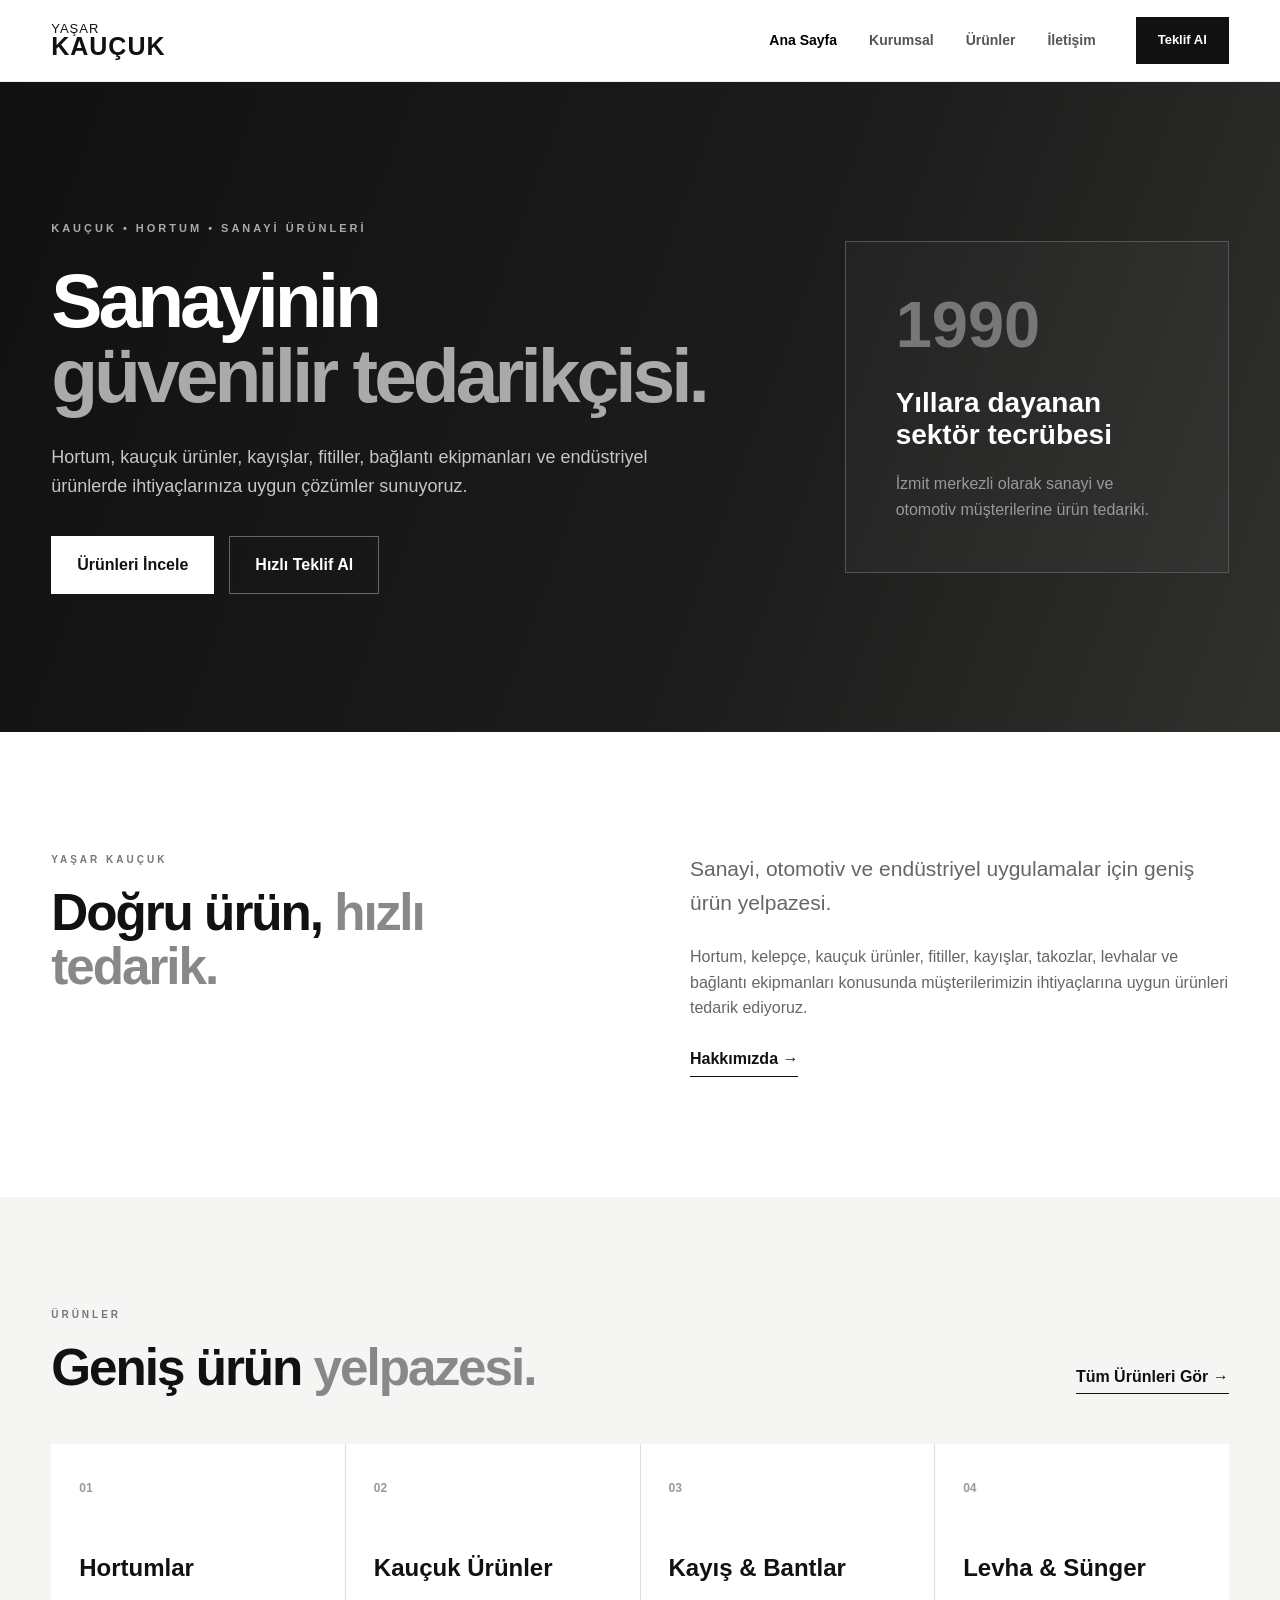
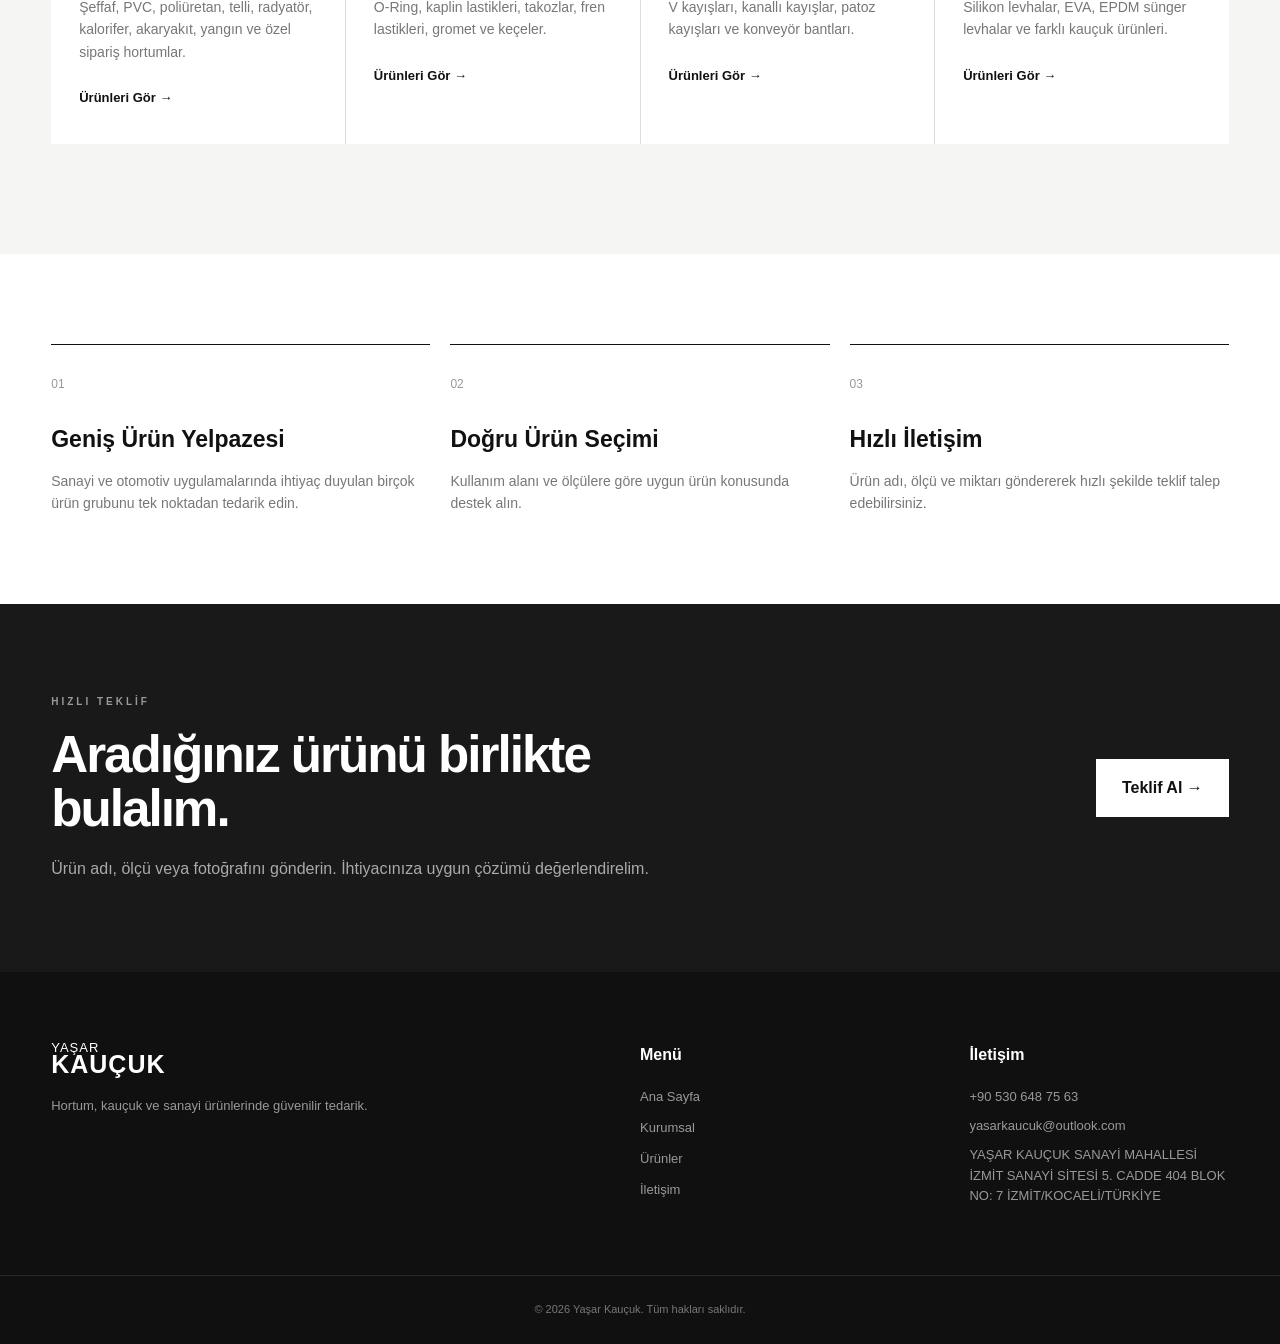
<file: index.html>
<!DOCTYPE html>
<html lang="tr">
<head>
    <meta charset="UTF-8">
    <meta name="viewport" content="width=device-width, initial-scale=1.0">

    <title>Yaşar Kauçuk | İzmit Hortum, Kauçuk ve Sanayi Ürünleri</title>

    <meta name="description"
          content="Yaşar Kauçuk; hortum, kelepçe, kauçuk, kayış, fitil, levha ve bağlantı ürünleri tedarikçisidir. İzmit Kocaeli.">
<link rel="icon" type="image/png" sizes="512x512" href="/favicon.png">
<link rel="apple-touch-icon" href="/favicon.png">
    <link rel="stylesheet" href="css/style.css">
</head>

<body>

<header class="header">

    <div class="container nav">

        <a href="index.html" class="logo">
            <span>YAŞAR</span>
            <strong>KAUÇUK</strong>
        </a>

        <nav class="menu">
            <a href="index.html" class="active">Ana Sayfa</a>
            <a href="kurumsal.html">Kurumsal</a>
            <a href="urunler.html">Ürünler</a>
            <a href="iletisim.html">İletişim</a>
        </nav>

        <a href="iletisim.html" class="nav-button">
            Teklif Al
        </a>

        <button class="menu-toggle" onclick="toggleMenu()">
            ☰
        </button>

    </div>

</header>


<!-- HERO -->

<section class="hero">

    <div class="container hero-content">

        <div class="hero-text">

            <div class="small-title">
                KAUÇUK • HORTUM • SANAYİ ÜRÜNLERİ
            </div>

            <h1>
                Sanayinin
                <span>güvenilir tedarikçisi.</span>
            </h1>

            <p>
                Hortum, kauçuk ürünler, kayışlar, fitiller,
                bağlantı ekipmanları ve endüstriyel ürünlerde
                ihtiyaçlarınıza uygun çözümler sunuyoruz.
            </p>

            <div class="hero-buttons">

                <a href="urunler.html" class="button primary">
                    Ürünleri İncele
                </a>

                <a href="iletisim.html" class="button secondary">
                    Hızlı Teklif Al
                </a>

            </div>

        </div>


        <div class="hero-card">

            <div class="hero-card-number">
                1990
            </div>

            <h3>
                Yıllara dayanan
                <br>
                sektör tecrübesi
            </h3>

            <p>
                İzmit merkezli olarak sanayi ve otomotiv
                müşterilerine ürün tedariki.
            </p>

        </div>

    </div>

</section>


<!-- INTRO -->

<section class="about">

    <div class="container two-column">

        <div>

            <div class="section-label">
                YAŞAR KAUÇUK
            </div>

            <h2>
                Doğru ürün,
                <span>hızlı tedarik.</span>
            </h2>

        </div>

        <div>

            <p class="large-text">
                Sanayi, otomotiv ve endüstriyel uygulamalar
                için geniş ürün yelpazesi.
            </p>

            <p>
                Hortum, kelepçe, kauçuk ürünler, fitiller,
                kayışlar, takozlar, levhalar ve bağlantı
                ekipmanları konusunda müşterilerimizin
                ihtiyaçlarına uygun ürünleri tedarik ediyoruz.
            </p>

            <a href="kurumsal.html" class="text-link">
                Hakkımızda →
            </a>

        </div>

    </div>

</section>


<!-- PRODUCT GROUPS -->

<section class="products-section">

    <div class="container">

        <div class="section-heading">

            <div>

                <div class="section-label">
                    ÜRÜNLER
                </div>

                <h2>
                    Geniş ürün
                    <span>yelpazesi.</span>
                </h2>

            </div>

            <a href="urunler.html" class="text-link">
                Tüm Ürünleri Gör →
            </a>

        </div>


        <div class="product-grid">

            <a href="urunler.html" class="product-card">

                <div class="product-number">
                    01
                </div>

                <h3>
                    Hortumlar
                </h3>

                <p>
                    Şeffaf, PVC, poliüretan, telli,
                    radyatör, kalorifer, akaryakıt,
                    yangın ve özel sipariş hortumlar.
                </p>

                <span>
                    Ürünleri Gör →
                </span>

            </a>


            <a href="urunler.html" class="product-card">

                <div class="product-number">
                    02
                </div>

                <h3>
                    Kauçuk Ürünler
                </h3>

                <p>
                    O-Ring, kaplin lastikleri, takozlar,
                    fren lastikleri, gromet ve keçeler.
                </p>

                <span>
                    Ürünleri Gör →
                </span>

            </a>


            <a href="urunler.html" class="product-card">

                <div class="product-number">
                    03
                </div>

                <h3>
                    Kayış & Bantlar
                </h3>

                <p>
                    V kayışları, kanallı kayışlar,
                    patoz kayışları ve konveyör bantları.
                </p>

                <span>
                    Ürünleri Gör →
                </span>

            </a>


            <a href="urunler.html" class="product-card">

                <div class="product-number">
                    04
                </div>

                <h3>
                    Levha & Sünger
                </h3>

                <p>
                    Silikon levhalar, EVA, EPDM sünger
                    levhalar ve farklı kauçuk ürünleri.
                </p>

                <span>
                    Ürünleri Gör →
                </span>

            </a>

        </div>

    </div>

</section>


<!-- FEATURE -->

<section class="feature">

    <div class="container feature-grid">

        <div class="feature-box">

            <span>01</span>

            <h3>
                Geniş Ürün Yelpazesi
            </h3>

            <p>
                Sanayi ve otomotiv uygulamalarında
                ihtiyaç duyulan birçok ürün grubunu
                tek noktadan tedarik edin.
            </p>

        </div>


        <div class="feature-box">

            <span>02</span>

            <h3>
                Doğru Ürün Seçimi
            </h3>

            <p>
                Kullanım alanı ve ölçülere göre
                uygun ürün konusunda destek alın.
            </p>

        </div>


        <div class="feature-box">

            <span>03</span>

            <h3>
                Hızlı İletişim
            </h3>

            <p>
                Ürün adı, ölçü ve miktarı göndererek
                hızlı şekilde teklif talep edebilirsiniz.
            </p>

        </div>

    </div>

</section>


<!-- CTA -->

<section class="cta">

    <div class="container cta-content">

        <div>

            <div class="section-label light">
                HIZLI TEKLİF
            </div>

            <h2>
                Aradığınız ürünü
                birlikte bulalım.
            </h2>

            <p>
                Ürün adı, ölçü veya fotoğrafını gönderin.
                İhtiyacınıza uygun çözümü değerlendirelim.
            </p>

        </div>

        <a href="iletisim.html" class="button white">
            Teklif Al →
        </a>

    </div>

</section>


<!-- FOOTER -->

<footer class="footer">

    <div class="container footer-grid">

        <div>

            <div class="logo footer-logo">
                <span>YAŞAR</span>
                <strong>KAUÇUK</strong>
            </div>

            <p>
                Hortum, kauçuk ve sanayi ürünlerinde
                güvenilir tedarik.
            </p>

        </div>


        <div>

            <h4>
                Menü
            </h4>

            <a href="index.html">Ana Sayfa</a>
            <a href="kurumsal.html">Kurumsal</a>
            <a href="urunler.html">Ürünler</a>
            <a href="iletisim.html">İletişim</a>

        </div>


        <div>

            <h4>
                İletişim
            </h4>

            <p>
                +90 530 648 75 63
            </p>

            <p>
                yasarkaucuk@outlook.com
            </p>

            <p>
                 YAŞAR KAUÇUK SANAYİ MAHALLESİ İZMİT SANAYİ SİTESİ 5. CADDE 404 BLOK NO: 7 İZMİT/KOCAELİ/TÜRKİYE
            </p>

        </div>

    </div>


    <div class="copyright">
        © 2026 Yaşar Kauçuk. Tüm hakları saklıdır.
    </div>

</footer>


<script src="js/script.js"></script>

</body>
</html>
</file>
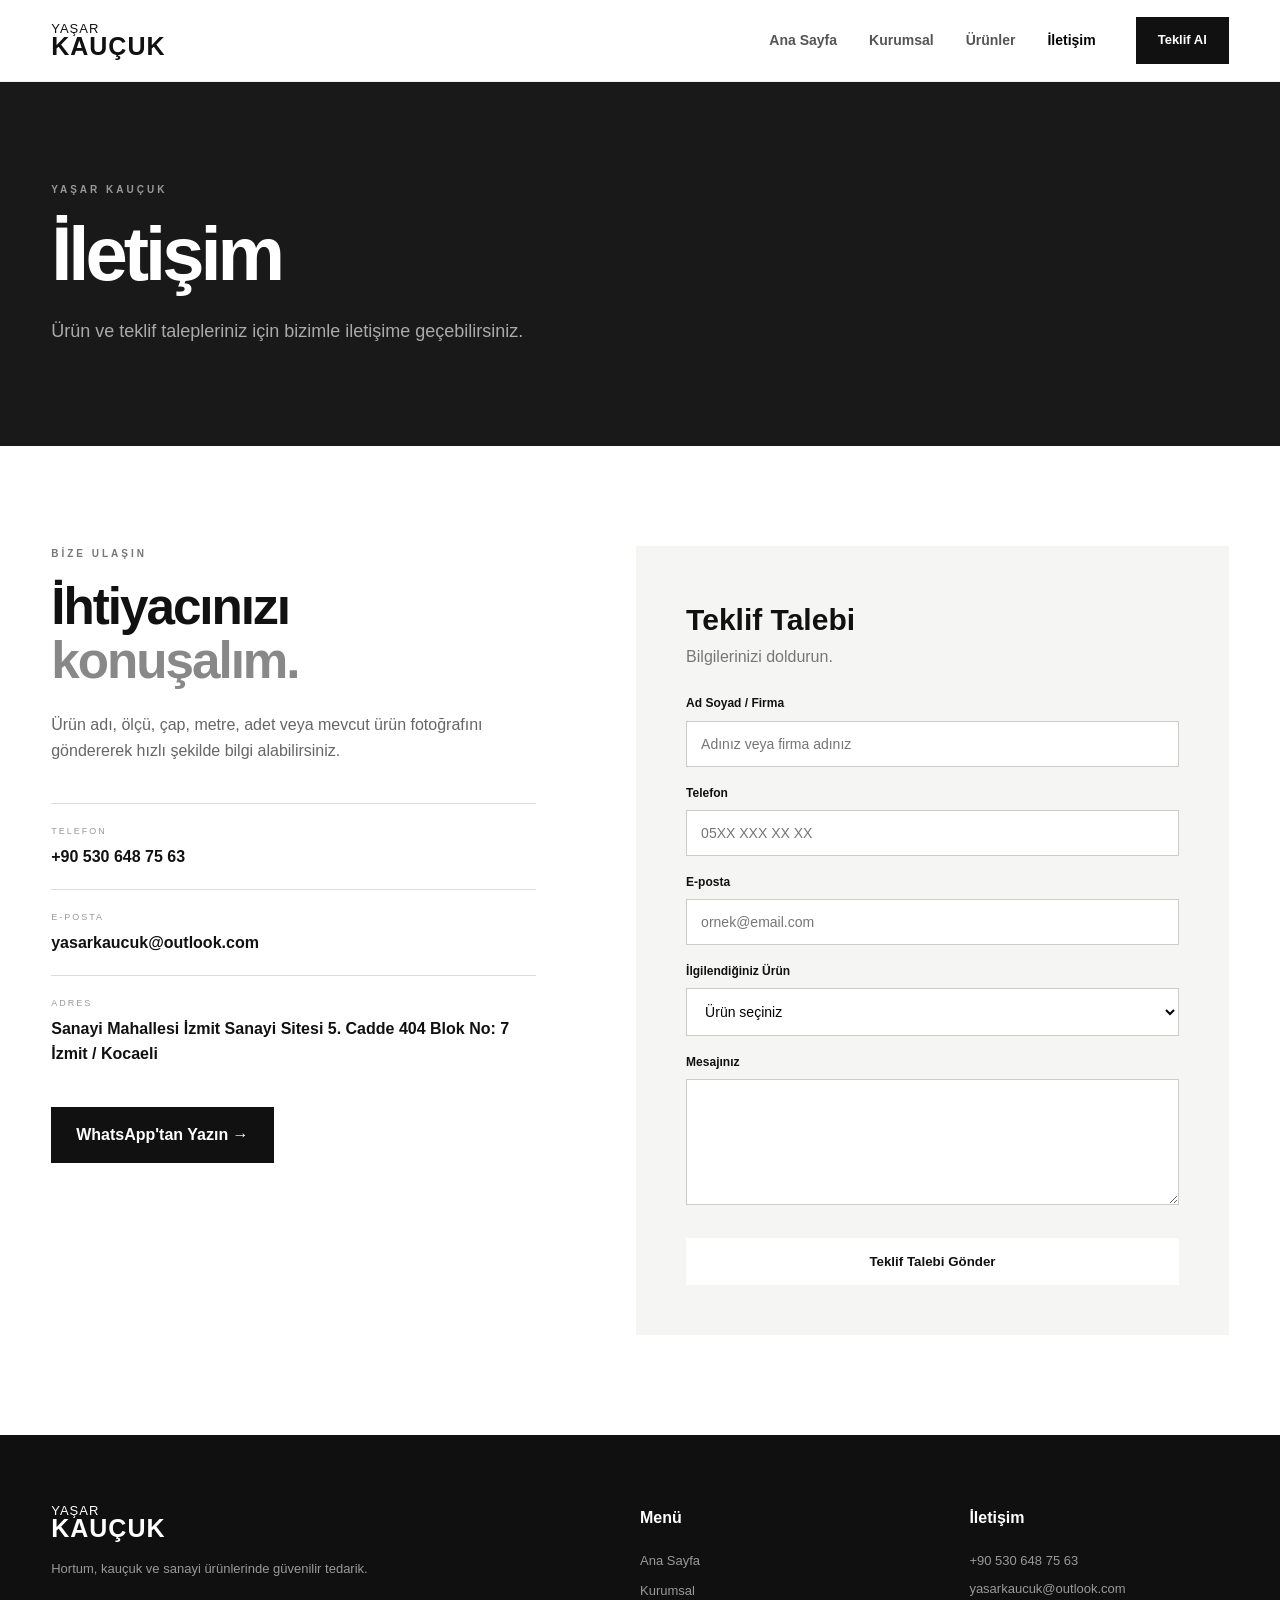
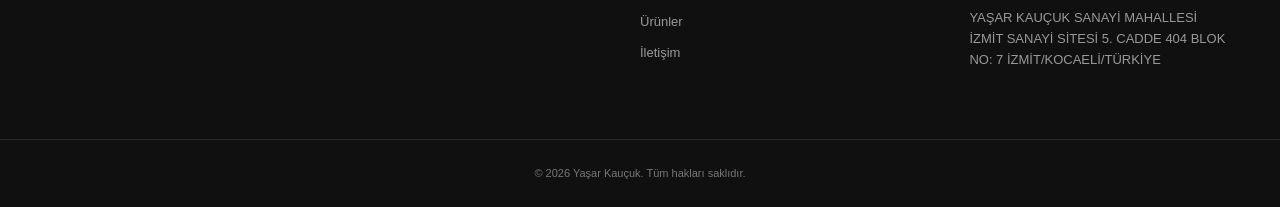
<file: iletisim.html>
<!DOCTYPE html>
<html lang="tr">

<head>

    <meta charset="UTF-8">

    <meta name="viewport"
          content="width=device-width, initial-scale=1.0">

    <title>İletişim | Yaşar Kauçuk</title>

    <meta name="description"
          content="Yaşar Kauçuk iletişim. Telefon, WhatsApp, e-posta ve adres bilgileri.">

    <link rel="stylesheet" href="css/style.css">

</head>


<body>


<header class="header">

    <div class="container nav">

        <a href="index.html" class="logo">
            <span>YAŞAR</span>
            <strong>KAUÇUK</strong>
        </a>

        <nav class="menu">

            <a href="index.html">
                Ana Sayfa
            </a>

            <a href="kurumsal.html">
                Kurumsal
            </a>

            <a href="urunler.html">
                Ürünler
            </a>

            <a href="iletisim.html"
               class="active">
                İletişim
            </a>

        </nav>

        <a href="iletisim.html"
           class="nav-button">
            Teklif Al
        </a>

        <button class="menu-toggle"
                onclick="toggleMenu()">
            ☰
        </button>

    </div>

</header>



<section class="page-hero">

    <div class="container">

        <div class="section-label">
            YAŞAR KAUÇUK
        </div>

        <h1>
            İletişim
        </h1>

        <p>
            Ürün ve teklif talepleriniz için
            bizimle iletişime geçebilirsiniz.
        </p>

    </div>

</section>



<section class="contact">

    <div class="container contact-grid">


        <div class="contact-info">

            <div class="section-label">
                BİZE ULAŞIN
            </div>

            <h2>
                İhtiyacınızı
                <span>konuşalım.</span>
            </h2>

            <p>
                Ürün adı, ölçü, çap, metre, adet veya
                mevcut ürün fotoğrafını göndererek
                hızlı şekilde bilgi alabilirsiniz.
            </p>


            <div class="contact-item">

                <span>
                    TELEFON
                </span>

                <a href="tel:+905306487563">

                    <strong>
                        +90 530 648 75 63
                    </strong>

                </a>

            </div>


            <div class="contact-item">

                <span>
                    E-POSTA
                </span>

                <a href="mailto:yasarkaucuk@outlook.com">

                    <strong>
                        yasarkaucuk@outlook.com
                    </strong>

                </a>

            </div>


            <div class="contact-item">

                <span>
                    ADRES
                </span>

                <strong>
                    Sanayi Mahallesi
                    İzmit Sanayi Sitesi
                    5. Cadde 404 Blok No: 7
                    İzmit / Kocaeli
                </strong>

            </div>


            <a href="https://wa.me/905306487563"
               target="_blank"
               class="whatsapp-button">

                WhatsApp'tan Yazın →

            </a>

        </div>



        <div class="contact-form">

            <h3>
                Teklif Talebi
            </h3>

            <p>
                Bilgilerinizi doldurun.
            </p>


            <form onsubmit="sendMail(event)">


                <label>
                    Ad Soyad / Firma
                </label>

                <input
                    type="text"
                    id="name"
                    placeholder="Adınız veya firma adınız"
                    required
                >


                <label>
                    Telefon
                </label>

                <input
                    type="tel"
                    id="phone"
                    placeholder="05XX XXX XX XX"
                    required
                >


                <label>
                    E-posta
                </label>

                <input
                    type="email"
                    id="email"
                    placeholder="ornek@email.com"
                >


                <label>
                    İlgilendiğiniz Ürün
                </label>

                <select id="product">

                    <option>
                        Ürün seçiniz
                    </option>

                    <option>
                        Hortum
                    </option>

                    <option>
                        Kelepçe
                    </option>

                    <option>
                        Kayış
                    </option>

                    <option>
                        Kauçuk Ürün
                    </option>

                    <option>
                        Levha / Sünger
                    </option>

                    <option>
                        Bant
                    </option>

                    <option>
                        Fitil / Profil
                    </option>

                    <option>
                        KamLok / Rekor
                    </option>

                    <option>
                        Vana
                    </option>

                    <option>
                        Diğer
                    </option>

                </select>


                <label>
                    Mesajınız
                </label>

                <textarea
                    id="message"
                    rows="6"
                    placeholder="Ürün adı, çap, ölçü, metre, adet vb. bilgileri yazabilirsiniz."
                    required>
                </textarea>


                <button
                    type="submit"
                    class="button primary full">

                    Teklif Talebi Gönder

                </button>

            </form>

        </div>

    </div>

</section>



<footer class="footer">

    <div class="container footer-grid">

        <div>

            <div class="logo footer-logo">
                <span>YAŞAR</span>
                <strong>KAUÇUK</strong>
            </div>

            <p>
                Hortum, kauçuk ve sanayi ürünlerinde
                güvenilir tedarik.
            </p>

        </div>


        <div>

            <h4>Menü</h4>

            <a href="index.html">Ana Sayfa</a>
            <a href="kurumsal.html">Kurumsal</a>
            <a href="urunler.html">Ürünler</a>
            <a href="iletisim.html">İletişim</a>

        </div>


        <div>

            <h4>İletişim</h4>

            <p>+90 530 648 75 63</p>
            <p>yasarkaucuk@outlook.com</p>
            <p>YAŞAR KAUÇUK SANAYİ MAHALLESİ İZMİT SANAYİ SİTESİ 5. CADDE 404 BLOK NO: 7 İZMİT/KOCAELİ/TÜRKİYE</p>

        </div>

    </div>


    <div class="copyright">
        © 2026 Yaşar Kauçuk. Tüm hakları saklıdır.
    </div>

</footer>


<script src="js/script.js"></script>

</body>

</html>
</file>
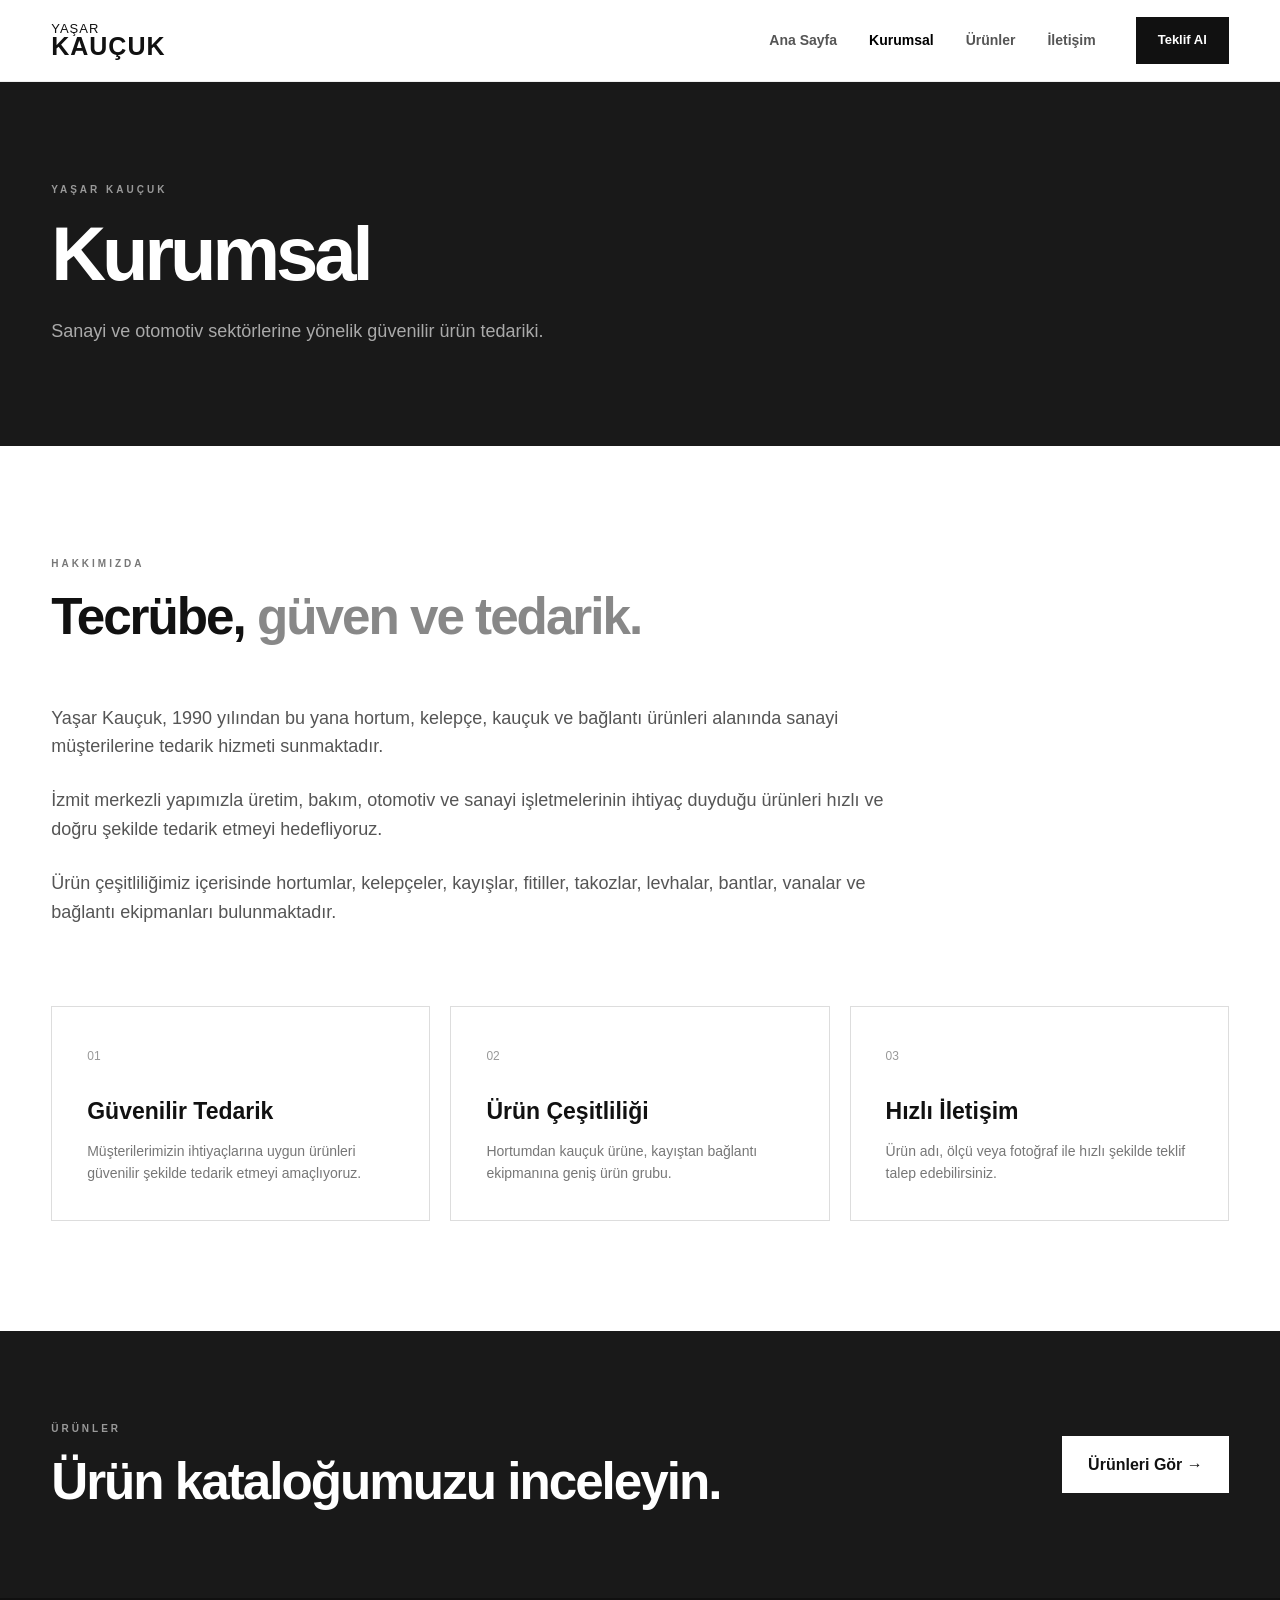
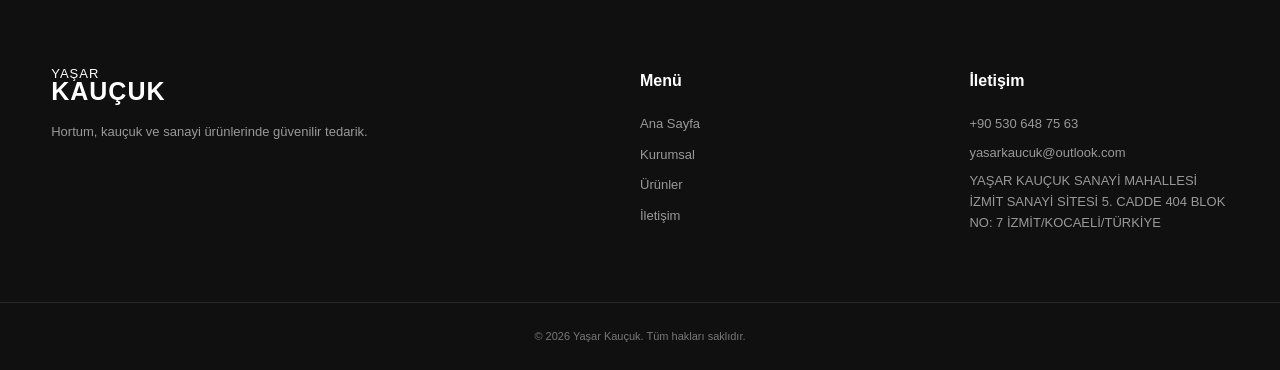
<file: kurumsal.html>
<!DOCTYPE html>
<html lang="tr">

<head>

    <meta charset="UTF-8">

    <meta name="viewport"
          content="width=device-width, initial-scale=1.0">

    <title>Kurumsal | Yaşar Kauçuk</title>

    <meta name="description"
          content="Yaşar Kauçuk hakkında. İzmit Kocaeli merkezli hortum, kauçuk ve sanayi ürünleri tedarikçisi.">

    <link rel="stylesheet" href="css/style.css">

</head>


<body>


<header class="header">

    <div class="container nav">

        <a href="index.html" class="logo">
            <span>YAŞAR</span>
            <strong>KAUÇUK</strong>
        </a>

        <nav class="menu">

            <a href="index.html">
                Ana Sayfa
            </a>

            <a href="kurumsal.html" class="active">
                Kurumsal
            </a>

            <a href="urunler.html">
                Ürünler
            </a>

            <a href="iletisim.html">
                İletişim
            </a>

        </nav>

        <a href="iletisim.html"
           class="nav-button">
            Teklif Al
        </a>

        <button class="menu-toggle"
                onclick="toggleMenu()">
            ☰
        </button>

    </div>

</header>



<section class="page-hero">

    <div class="container">

        <div class="section-label">
            YAŞAR KAUÇUK
        </div>

        <h1>
            Kurumsal
        </h1>

        <p>
            Sanayi ve otomotiv sektörlerine
            yönelik güvenilir ürün tedariki.
        </p>

    </div>

</section>



<section class="about-page">

    <div class="container">

        <div class="about-intro">

            <div class="section-label">
                HAKKIMIZDA
            </div>

            <h2>
                Tecrübe,
                <span>güven ve tedarik.</span>
            </h2>

        </div>


        <div class="about-text">

            <p>
                Yaşar Kauçuk, 1990 yılından bu yana
                hortum, kelepçe, kauçuk ve bağlantı
                ürünleri alanında sanayi müşterilerine
                tedarik hizmeti sunmaktadır.
            </p>

            <p>
                İzmit merkezli yapımızla üretim,
                bakım, otomotiv ve sanayi işletmelerinin
                ihtiyaç duyduğu ürünleri hızlı ve doğru
                şekilde tedarik etmeyi hedefliyoruz.
            </p>

            <p>
                Ürün çeşitliliğimiz içerisinde hortumlar,
                kelepçeler, kayışlar, fitiller, takozlar,
                levhalar, bantlar, vanalar ve bağlantı
                ekipmanları bulunmaktadır.
            </p>

        </div>


        <div class="values">


            <div class="value">

                <span>01</span>

                <h3>
                    Güvenilir Tedarik
                </h3>

                <p>
                    Müşterilerimizin ihtiyaçlarına uygun
                    ürünleri güvenilir şekilde tedarik
                    etmeyi amaçlıyoruz.
                </p>

            </div>


            <div class="value">

                <span>02</span>

                <h3>
                    Ürün Çeşitliliği
                </h3>

                <p>
                    Hortumdan kauçuk ürüne, kayıştan
                    bağlantı ekipmanına geniş ürün grubu.
                </p>

            </div>


            <div class="value">

                <span>03</span>

                <h3>
                    Hızlı İletişim
                </h3>

                <p>
                    Ürün adı, ölçü veya fotoğraf ile
                    hızlı şekilde teklif talep edebilirsiniz.
                </p>

            </div>


        </div>

    </div>

</section>



<section class="cta">

    <div class="container cta-content">

        <div>

            <div class="section-label light">
                ÜRÜNLER
            </div>

            <h2>
                Ürün kataloğumuzu
                inceleyin.
            </h2>

        </div>

        <a href="urunler.html"
           class="button white">

            Ürünleri Gör →

        </a>

    </div>

</section>



<footer class="footer">

    <div class="container footer-grid">

        <div>

            <div class="logo footer-logo">
                <span>YAŞAR</span>
                <strong>KAUÇUK</strong>
            </div>

            <p>
                Hortum, kauçuk ve sanayi ürünlerinde
                güvenilir tedarik.
            </p>

        </div>


        <div>

            <h4>Menü</h4>

            <a href="index.html">Ana Sayfa</a>
            <a href="kurumsal.html">Kurumsal</a>
            <a href="urunler.html">Ürünler</a>
            <a href="iletisim.html">İletişim</a>

        </div>


        <div>

            <h4>İletişim</h4>

            <p>+90 530 648 75 63</p>
            <p>yasarkaucuk@outlook.com</p>
            <p>YAŞAR KAUÇUK SANAYİ MAHALLESİ İZMİT SANAYİ SİTESİ 5. CADDE 404 BLOK NO: 7 İZMİT/KOCAELİ/TÜRKİYE</p>

        </div>

    </div>


    <div class="copyright">
        © 2026 Yaşar Kauçuk. Tüm hakları saklıdır.
    </div>

</footer>


<script src="js/script.js"></script>

</body>

</html>
</file>
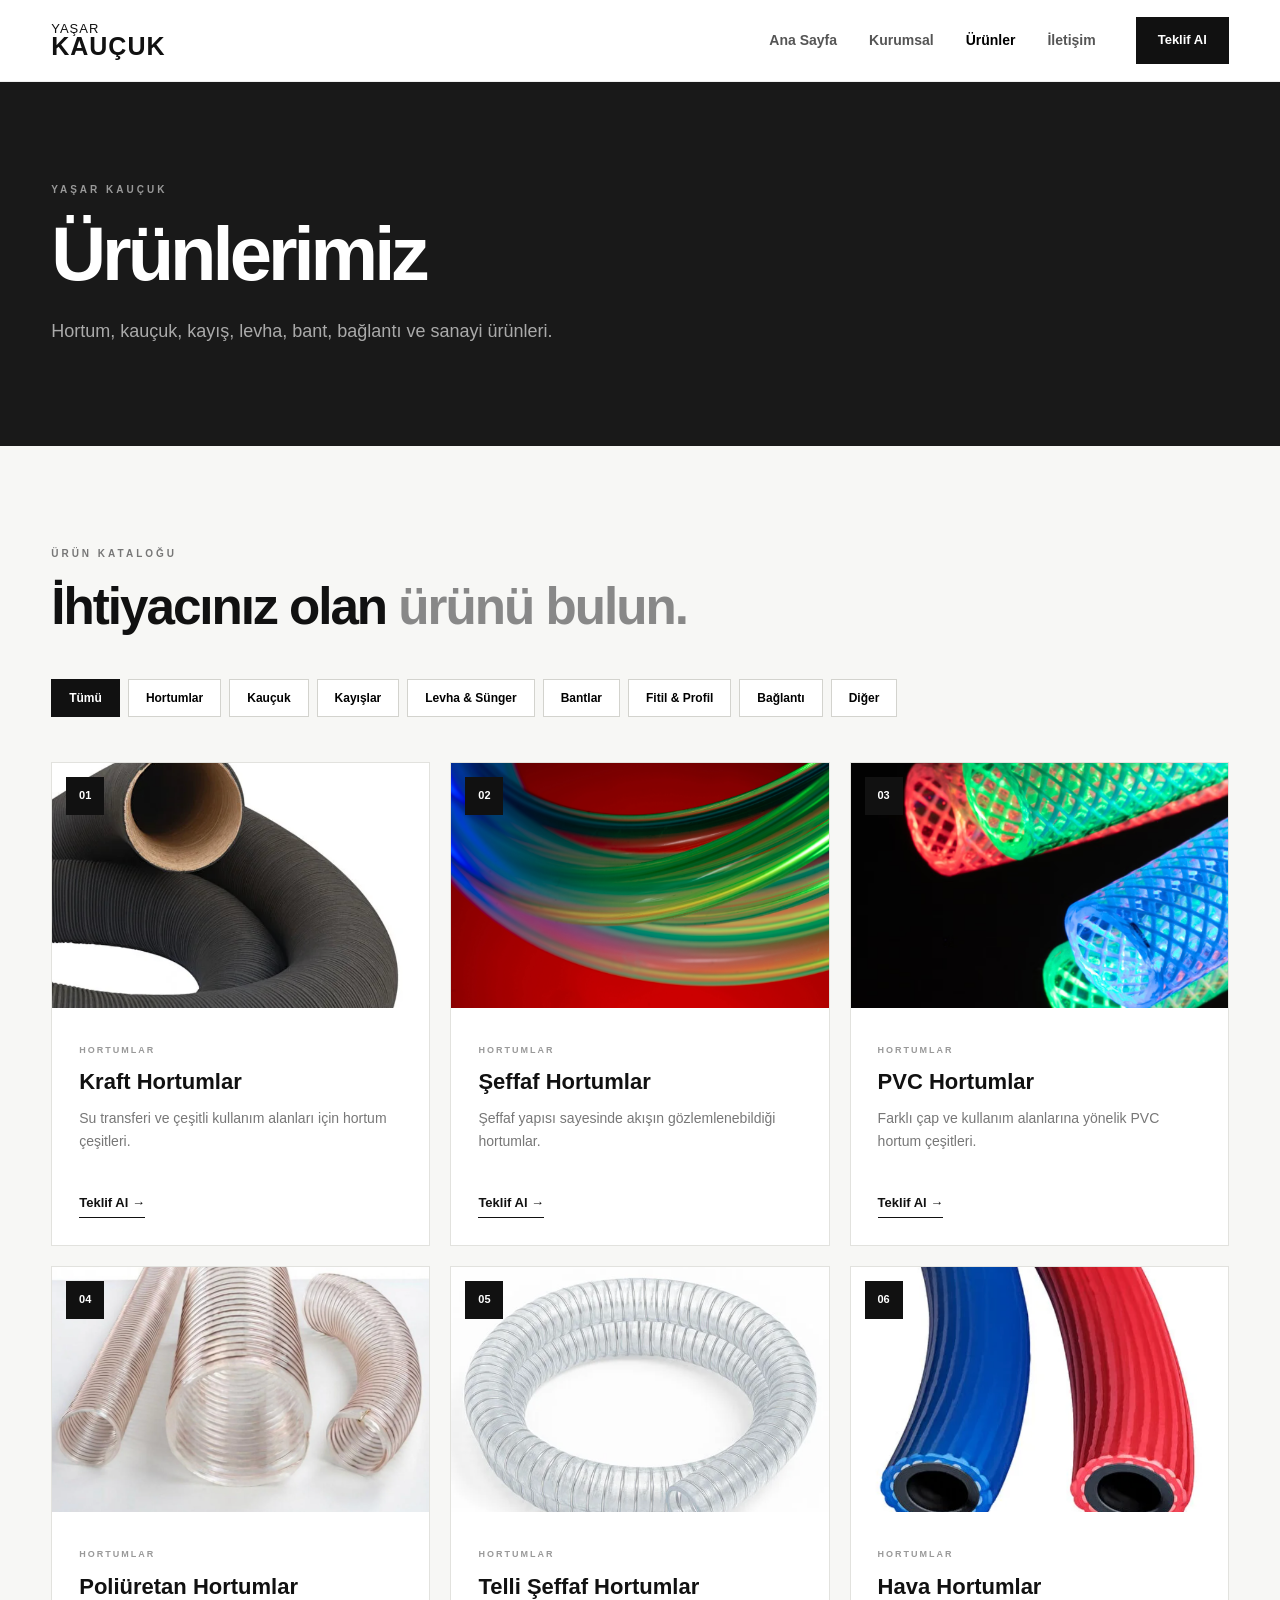
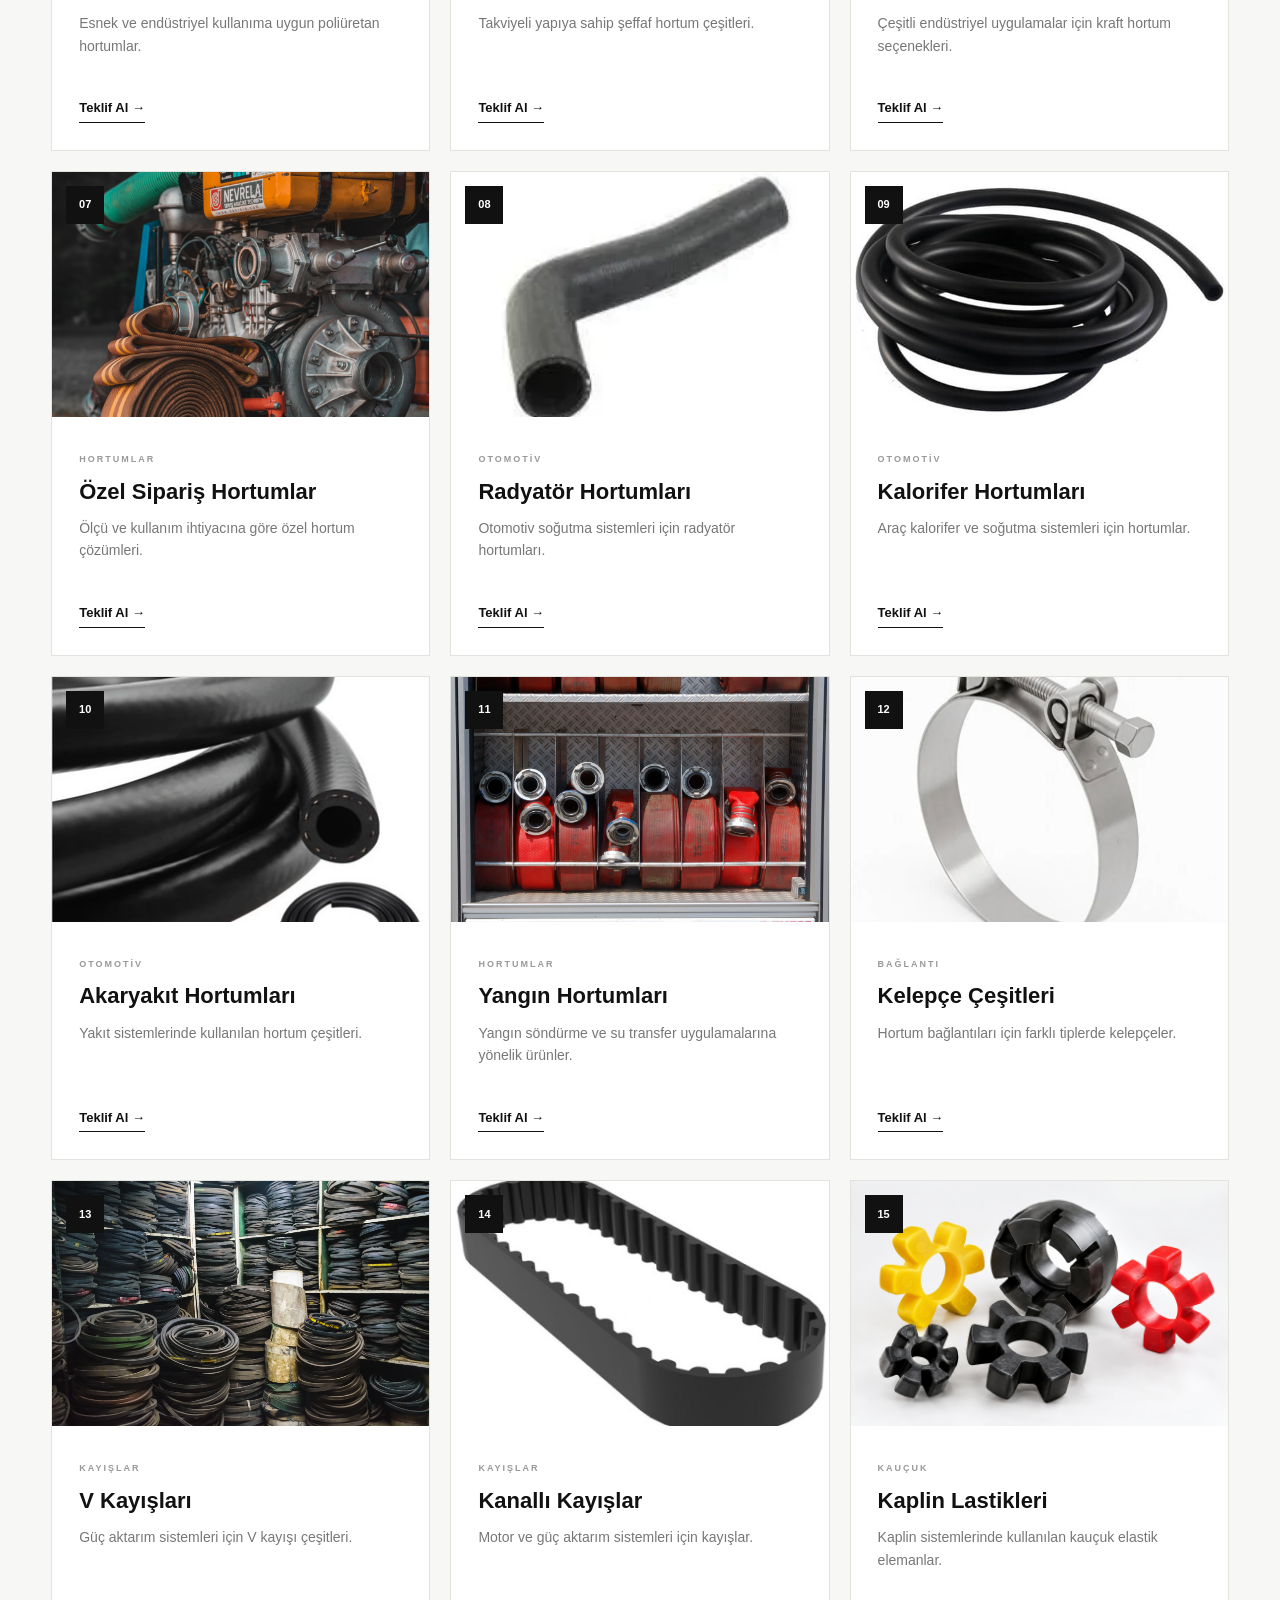
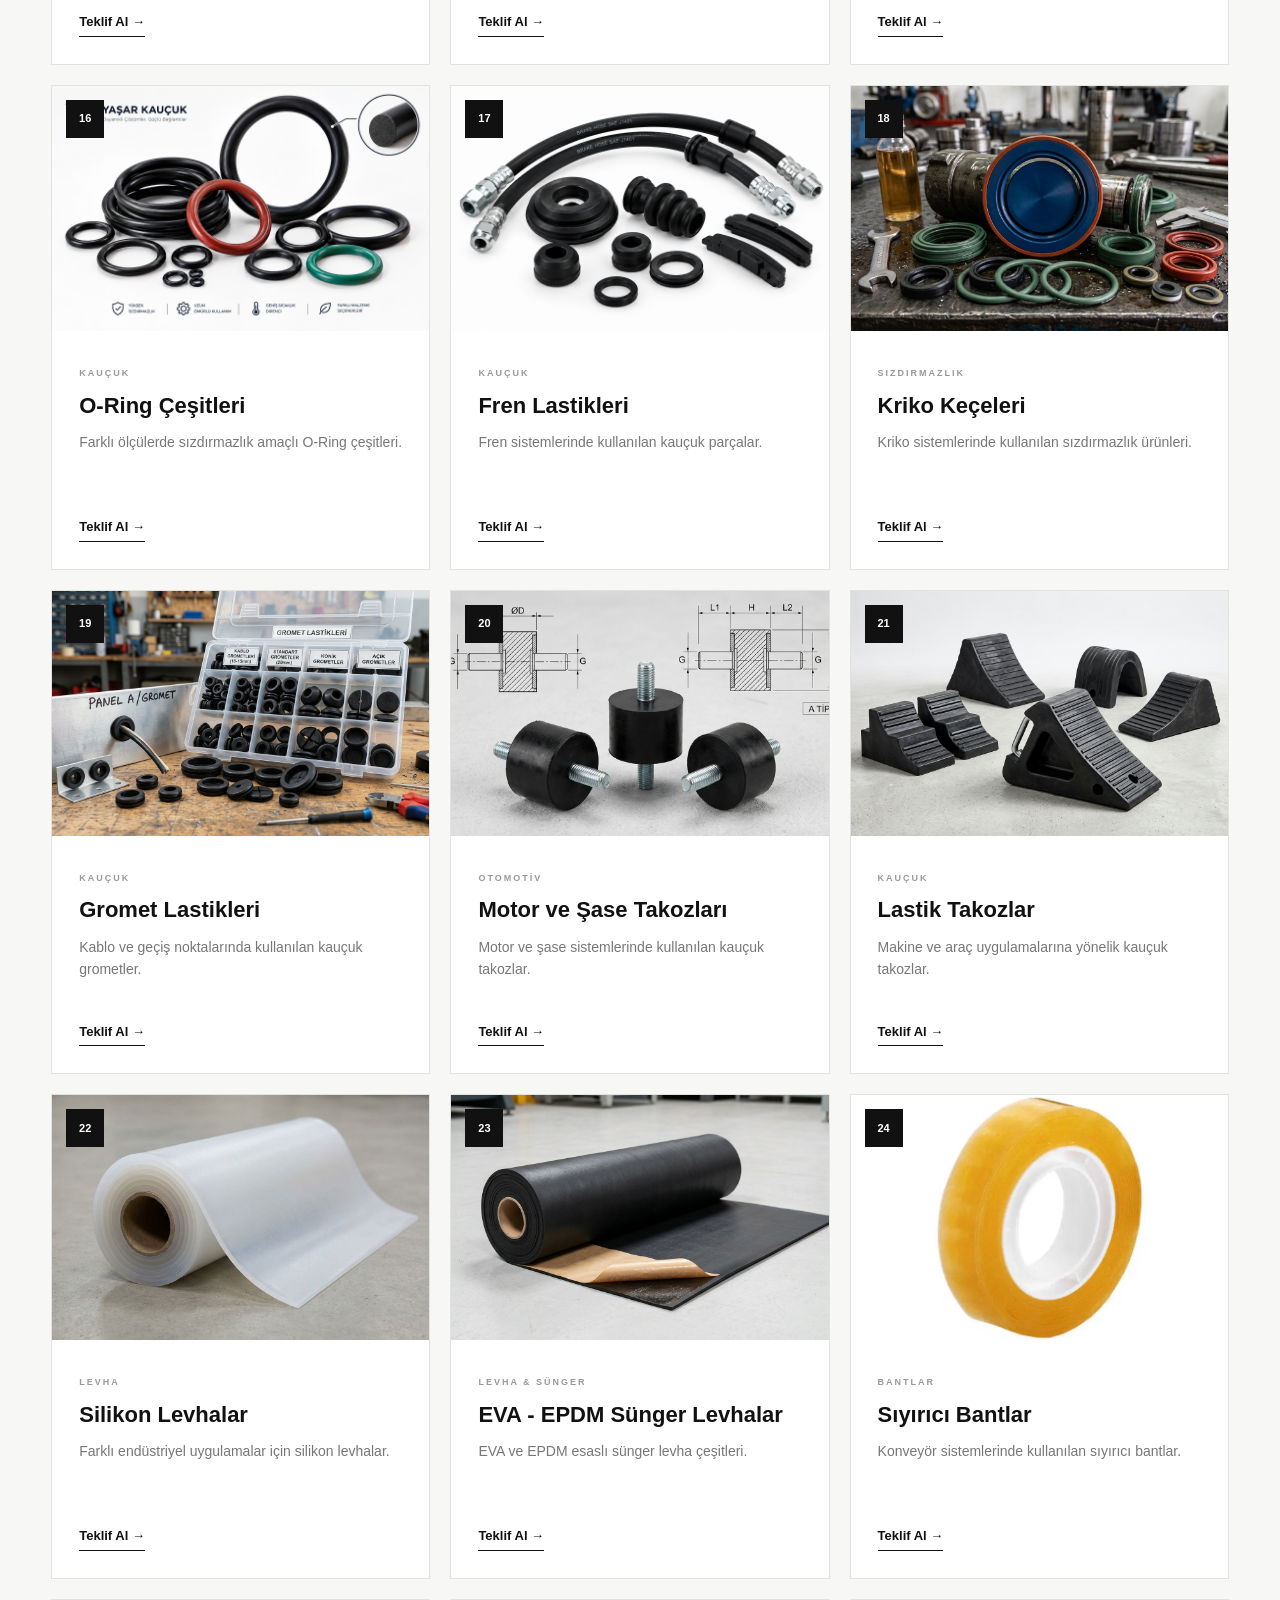
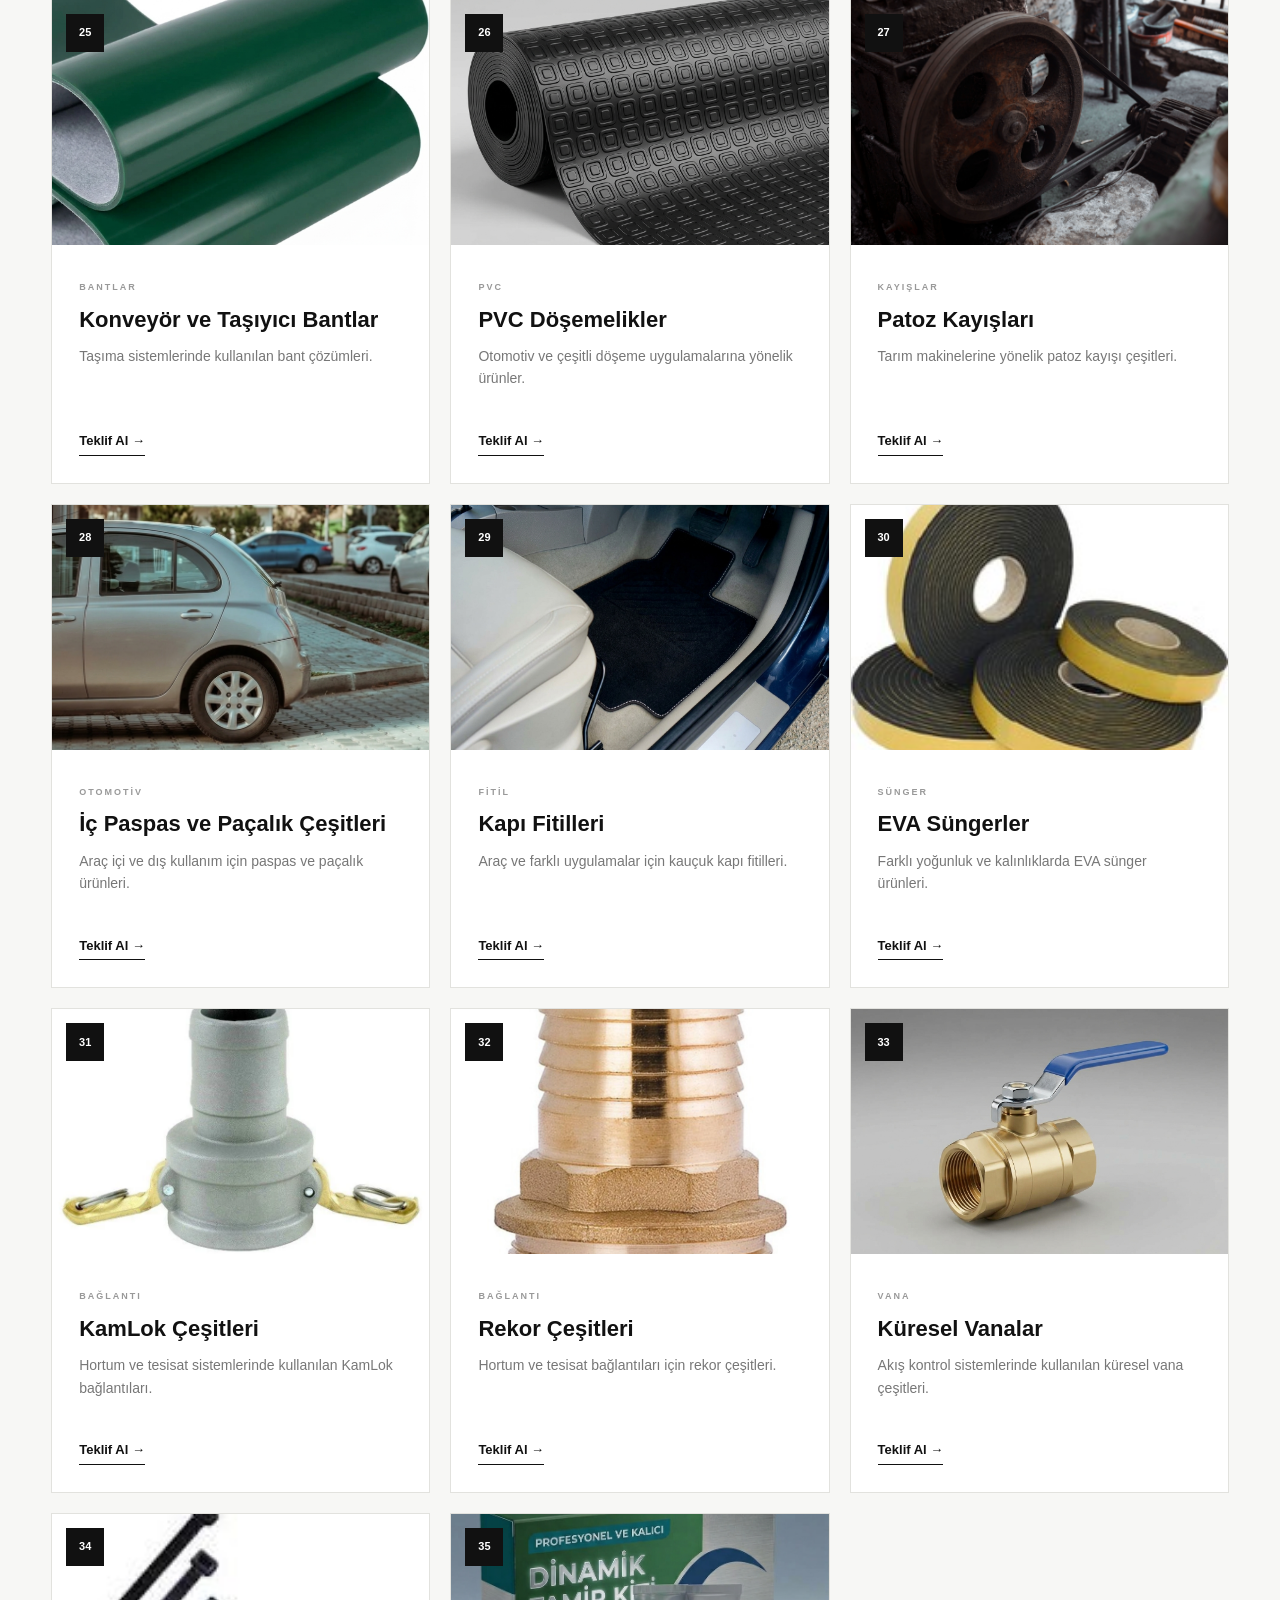
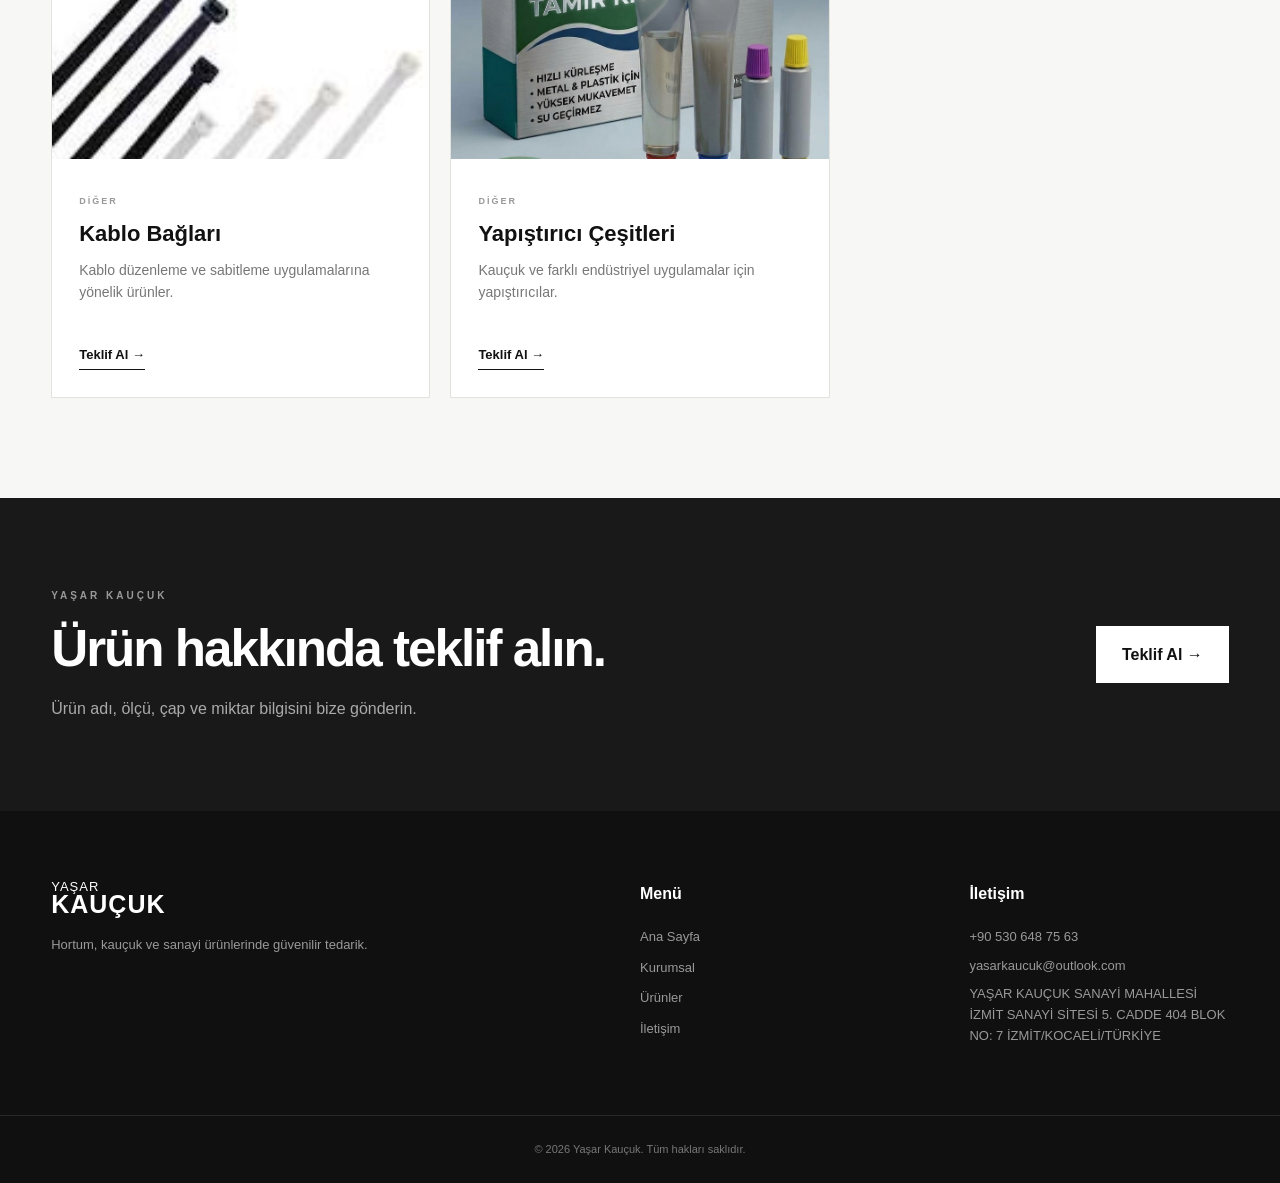
<file: urunler.html>
<!DOCTYPE html>
<html lang="tr">

<head>

    <meta charset="UTF-8">

    <meta name="viewport"
          content="width=device-width, initial-scale=1.0">

    <title>Ürünler | Yaşar Kauçuk</title>

    <meta name="description"
          content="Yaşar Kauçuk ürün kataloğu. Hortumlar, kauçuk ürünler, kayışlar, levhalar, bantlar, fitiller ve bağlantı ekipmanları.">

    <link rel="stylesheet" href="css/style.css">

</head>


<body>


<header class="header">

    <div class="container nav">

        <a href="index.html" class="logo">
            <span>YAŞAR</span>
            <strong>KAUÇUK</strong>
        </a>


        <nav class="menu">

            <a href="index.html">
                Ana Sayfa
            </a>

            <a href="kurumsal.html">
                Kurumsal
            </a>

            <a href="urunler.html" class="active">
                Ürünler
            </a>

            <a href="iletisim.html">
                İletişim
            </a>

        </nav>


        <a href="iletisim.html" class="nav-button">
            Teklif Al
        </a>


        <button class="menu-toggle"
                onclick="toggleMenu()">
            ☰
        </button>

    </div>

</header>



<section class="page-hero">

    <div class="container">

        <div class="section-label">
            YAŞAR KAUÇUK
        </div>

        <h1>
            Ürünlerimiz
        </h1>

        <p>
            Hortum, kauçuk, kayış, levha, bant,
            bağlantı ve sanayi ürünleri.
        </p>

    </div>

</section>



<section class="product-catalog">

    <div class="container">


        <div class="catalog-top">

            <div class="section-label">
                ÜRÜN KATALOĞU
            </div>

            <h2>
                İhtiyacınız olan
                <span>ürünü bulun.</span>
            </h2>

        </div>



        <!-- FİLTRE -->

        <div class="category-buttons">

            <button class="filter-button active"
                    data-filter="all">
                Tümü
            </button>

            <button class="filter-button"
                    data-filter="hortum">
                Hortumlar
            </button>

            <button class="filter-button"
                    data-filter="kauçuk">
                Kauçuk
            </button>

            <button class="filter-button"
                    data-filter="kayis">
                Kayışlar
            </button>

            <button class="filter-button"
                    data-filter="levha">
                Levha & Sünger
            </button>

            <button class="filter-button"
                    data-filter="bant">
                Bantlar
            </button>

            <button class="filter-button"
                    data-filter="profil">
                Fitil & Profil
            </button>

            <button class="filter-button"
                    data-filter="baglanti">
                Bağlantı
            </button>

            <button class="filter-button"
                    data-filter="diger">
                Diğer
            </button>

        </div>



        <div class="catalog-grid">



            <!-- 01 -->

            <article class="catalog-card"
                     data-category="hortum">

                <div class="catalog-image">

                    <img src="kraft.jpg"
                         alt=" Kraft Hortumlar ">

                    <span>01</span>

                </div>

                <div class="catalog-content">

                    <small>HORTUMLAR</small>

                    <h3>
                        Kraft Hortumlar
                    </h3>

                    <p>
                        Su transferi ve çeşitli kullanım
                        alanları için hortum çeşitleri.
                    </p>

                    <a href="iletisim.html">
                        Teklif Al →
                    </a>

                </div>

            </article>



            <!-- 02 -->

            <article class="catalog-card"
                     data-category="hortum">

                <div class="catalog-image">

                    <img src="şeffaf.jpg"
                         alt="Şeffaf hortumlar">

                    <span>02</span>

                </div>

                <div class="catalog-content">

                    <small>HORTUMLAR</small>

                    <h3>
                        Şeffaf Hortumlar
                    </h3>

                    <p>
                        Şeffaf yapısı sayesinde akışın
                        gözlemlenebildiği hortumlar.
                    </p>

                    <a href="iletisim.html">
                        Teklif Al →
                    </a>

                </div>

            </article>



            <!-- 03 -->

            <article class="catalog-card"
                     data-category="hortum">

                <div class="catalog-image">

                    <img src="pvc.png"
                         alt="PVC hortumlar">

                    <span>03</span>

                </div>

                <div class="catalog-content">

                    <small>HORTUMLAR</small>

                    <h3>
                        PVC Hortumlar
                    </h3>

                    <p>
                        Farklı çap ve kullanım alanlarına
                        yönelik PVC hortum çeşitleri.
                    </p>

                    <a href="iletisim.html">
                        Teklif Al →
                    </a>

                </div>

            </article>



            <!-- 04 -->

            <article class="catalog-card"
                     data-category="hortum">

                <div class="catalog-image">

                    <img src="bakır telli.png"
                         alt="Poliüretan hortumlar">

                    <span>04</span>

                </div>

                <div class="catalog-content">

                    <small>HORTUMLAR</small>

                    <h3>
                        Poliüretan Hortumlar
                    </h3>

                    <p>
                        Esnek ve endüstriyel kullanıma
                        uygun poliüretan hortumlar.
                    </p>

                    <a href="iletisim.html">
                        Teklif Al →
                    </a>

                </div>

            </article>



            <!-- 05 -->

            <article class="catalog-card"
                     data-category="hortum">

                <div class="catalog-image">

                    <img src="ŞEFFAF HORT.png"
                         alt="Telli şeffaf hortumlar">

                    <span>05</span>

                </div>

                <div class="catalog-content">

                    <small>HORTUMLAR</small>

                    <h3>
                        Telli Şeffaf Hortumlar
                    </h3>

                    <p>
                        Takviyeli yapıya sahip şeffaf
                        hortum çeşitleri.
                    </p>

                    <a href="iletisim.html">
                        Teklif Al →
                    </a>

                </div>

            </article>



            <!-- 06 -->

            <article class="catalog-card"
                     data-category="hortum">

                <div class="catalog-image">

                    <img src="Hava.png"
                         alt=" Hava hortumlar">

                    <span>06</span>

                </div>

                <div class="catalog-content">

                    <small>HORTUMLAR</small>

                    <h3>
                        Hava Hortumlar
                    </h3>

                    <p>
                        Çeşitli endüstriyel uygulamalar
                        için kraft hortum seçenekleri.
                    </p>

                    <a href="iletisim.html">
                        Teklif Al →
                    </a>

                </div>

            </article>



            <!-- 07 -->

            <article class="catalog-card"
                     data-category="hortum">

                <div class="catalog-image">

                    <img src="özel.jpg"
                         alt="Özel sipariş hortumlar">

                    <span>07</span>

                </div>

                <div class="catalog-content">

                    <small>HORTUMLAR</small>

                    <h3>
                        Özel Sipariş Hortumlar
                    </h3>

                    <p>
                        Ölçü ve kullanım ihtiyacına göre
                        özel hortum çözümleri.
                    </p>

                    <a href="iletisim.html">
                        Teklif Al →
                    </a>

                </div>

            </article>



            <!-- 08 -->

            <article class="catalog-card"
                     data-category="hortum">

                <div class="catalog-image">

                    <img src="radyator.jpg"
                         alt="Radyatör hortumları">

                    <span>08</span>

                </div>

                <div class="catalog-content">

                    <small>OTOMOTİV</small>

                    <h3>
                        Radyatör Hortumları
                    </h3>

                    <p>
                        Otomotiv soğutma sistemleri
                        için radyatör hortumları.
                    </p>

                    <a href="iletisim.html">
                        Teklif Al →
                    </a>

                </div>

            </article>



            <!-- 09 -->

            <article class="catalog-card"
                     data-category="hortum">

                <div class="catalog-image">

                    <img src="yakit.jpg"
                         alt="Kalorifer hortumları">

                    <span>09</span>

                </div>

                <div class="catalog-content">

                    <small>OTOMOTİV</small>

                    <h3>
                        Kalorifer Hortumları
                    </h3>

                    <p>
                        Araç kalorifer ve soğutma
                        sistemleri için hortumlar.
                    </p>

                    <a href="iletisim.html">
                        Teklif Al →
                    </a>

                </div>

            </article>



            <!-- 10 -->

            <article class="catalog-card"
                     data-category="hortum">

                <div class="catalog-image">

                    <img src="kalorifer.jpg"
                         alt="Akaryakıt hortumları">

                    <span>10</span>

                </div>

                <div class="catalog-content">

                    <small>OTOMOTİV</small>

                    <h3>
                        Akaryakıt Hortumları
                    </h3>

                    <p>
                        Yakıt sistemlerinde kullanılan
                        hortum çeşitleri.
                    </p>

                    <a href="iletisim.html">
                        Teklif Al →
                    </a>

                </div>

            </article>



            <!-- 11 -->

            <article class="catalog-card"
                     data-category="hortum">

                <div class="catalog-image">

                    <img src="yangin-hortumlari.jpg"
                         alt="Yangın hortumları">

                    <span>11</span>

                </div>

                <div class="catalog-content">

                    <small>HORTUMLAR</small>

                    <h3>
                        Yangın Hortumları
                    </h3>

                    <p>
                        Yangın söndürme ve su transfer
                        uygulamalarına yönelik ürünler.
                    </p>

                    <a href="iletisim.html">
                        Teklif Al →
                    </a>

                </div>

            </article>



            <!-- 12 -->

            <article class="catalog-card"
                     data-category="baglanti">

                <div class="catalog-image">

                    <img src="kelepçe.jpg"
                         alt="Kelepçe çeşitleri">

                    <span>12</span>

                </div>

                <div class="catalog-content">

                    <small>BAĞLANTI</small>

                    <h3>
                        Kelepçe Çeşitleri
                    </h3>

                    <p>
                        Hortum bağlantıları için farklı
                        tiplerde kelepçeler.
                    </p>

                    <a href="iletisim.html">
                        Teklif Al →
                    </a>

                </div>

            </article>



            <!-- 13 -->

            <article class="catalog-card"
                     data-category="kayis">

                <div class="catalog-image">

                    <img src="kayış.jpg"
                         alt="V kayışları">

                    <span>13</span>

                </div>

                <div class="catalog-content">

                    <small>KAYIŞLAR</small>

                    <h3>
                        V Kayışları
                    </h3>

                    <p>
                        Güç aktarım sistemleri için
                        V kayışı çeşitleri.
                    </p>

                    <a href="iletisim.html">
                        Teklif Al →
                    </a>

                </div>

            </article>



            <!-- 14 -->

            <article class="catalog-card"
                     data-category="kayis">

                <div class="catalog-image">

                    <img src="zaman-kayislari.jpg"
                         alt="Kanallı kayışlar">

                    <span>14</span>

                </div>

                <div class="catalog-content">

                    <small>KAYIŞLAR</small>

                    <h3>
                        Kanallı Kayışlar
                    </h3>

                    <p>
                        Motor ve güç aktarım
                        sistemleri için kayışlar.
                    </p>

                    <a href="iletisim.html">
                        Teklif Al →
                    </a>

                </div>

            </article>



            <!-- 15 -->

            <article class="catalog-card"
                     data-category="kauçuk">

                <div class="catalog-image">

                    <img src="kaplin.png"
                         alt="Kaplin lastikleri">

                    <span>15</span>

                </div>

                <div class="catalog-content">

                    <small>KAUÇUK</small>

                    <h3>
                        Kaplin Lastikleri
                    </h3>

                    <p>
                        Kaplin sistemlerinde kullanılan
                        kauçuk elastik elemanlar.
                    </p>

                    <a href="iletisim.html">
                        Teklif Al →
                    </a>

                </div>

            </article>



            <!-- 16 -->

            <article class="catalog-card"
                     data-category="kauçuk">

                <div class="catalog-image">

                    <img src="oring.png"
                         alt="O-Ring çeşitleri">

                    <span>16</span>

                </div>

                <div class="catalog-content">

                    <small>KAUÇUK</small>

                    <h3>
                        O-Ring Çeşitleri
                    </h3>

                    <p>
                        Farklı ölçülerde sızdırmazlık
                        amaçlı O-Ring çeşitleri.
                    </p>

                    <a href="iletisim.html">
                        Teklif Al →
                    </a>

                </div>

            </article>



            <!-- 17 -->

            <article class="catalog-card"
                     data-category="kauçuk">

                <div class="catalog-image">

                    <img src="fren lastiği.png"
                         alt="Fren lastikleri">

                    <span>17</span>

                </div>

                <div class="catalog-content">

                    <small>KAUÇUK</small>

                    <h3>
                        Fren Lastikleri
                    </h3>

                    <p>
                        Fren sistemlerinde kullanılan
                        kauçuk parçalar.
                    </p>

                    <a href="iletisim.html">
                        Teklif Al →
                    </a>

                </div>

            </article>



            <!-- 18 -->

            <article class="catalog-card"
                     data-category="kauçuk">

                <div class="catalog-image">

                    <img src="kriko keçesi.jpeg"
                         alt="Kriko keçeleri">

                    <span>18</span>

                </div>

                <div class="catalog-content">

                    <small>SIZDIRMAZLIK</small>

                    <h3>
                        Kriko Keçeleri
                    </h3>

                    <p>
                        Kriko sistemlerinde kullanılan
                        sızdırmazlık ürünleri.
                    </p>

                    <a href="iletisim.html">
                        Teklif Al →
                    </a>

                </div>

            </article>



            <!-- 19 -->

            <article class="catalog-card"
                     data-category="kauçuk">

                <div class="catalog-image">

                    <img src="grometlastik.jpeg"
                         alt="Gromet lastikleri">

                    <span>19</span>

                </div>

                <div class="catalog-content">

                    <small>KAUÇUK</small>

                    <h3>
                        Gromet Lastikleri
                    </h3>

                    <p>
                        Kablo ve geçiş noktalarında
                        kullanılan kauçuk grometler.
                    </p>

                    <a href="iletisim.html">
                        Teklif Al →
                    </a>

                </div>

            </article>



            <!-- 20 -->

            <article class="catalog-card"
                     data-category="kauçuk">

                <div class="catalog-image">

                    <img src="takoz.jpeg"
                         alt="Motor ve şase takozları">

                    <span>20</span>

                </div>

                <div class="catalog-content">

                    <small>OTOMOTİV</small>

                    <h3>
                        Motor ve Şase Takozları
                    </h3>

                    <p>
                        Motor ve şase sistemlerinde
                        kullanılan kauçuk takozlar.
                    </p>

                    <a href="iletisim.html">
                        Teklif Al →
                    </a>

                </div>

            </article>



            <!-- 21 -->

            <article class="catalog-card"
                     data-category="kauçuk">

                <div class="catalog-image">

                    <img src="lastiktakoz.jpeg"
                         alt="Lastik takozlar">

                    <span>21</span>

                </div>

                <div class="catalog-content">

                    <small>KAUÇUK</small>

                    <h3>
                        Lastik Takozlar
                    </h3>

                    <p>
                        Makine ve araç uygulamalarına
                        yönelik kauçuk takozlar.
                    </p>

                    <a href="iletisim.html">
                        Teklif Al →
                    </a>

                </div>

            </article>



            <!-- 22 -->

            <article class="catalog-card"
                     data-category="levha">

                <div class="catalog-image">

                    <img src="silikonlevha.jpeg"
                         alt="Silikon levhalar">

                    <span>22</span>

                </div>

                <div class="catalog-content">

                    <small>LEVHA</small>

                    <h3>
                        Silikon Levhalar
                    </h3>

                    <p>
                        Farklı endüstriyel uygulamalar
                        için silikon levhalar.
                    </p>

                    <a href="iletisim.html">
                        Teklif Al →
                    </a>

                </div>

            </article>



            <!-- 23 -->

            <article class="catalog-card"
                     data-category="levha">

                <div class="catalog-image">

                    <img src="eva.jpeg"
                         alt="EVA EPDM sünger levhalar">

                    <span>23</span>

                </div>

                <div class="catalog-content">

                    <small>LEVHA & SÜNGER</small>

                    <h3>
                        EVA - EPDM Sünger Levhalar
                    </h3>

                    <p>
                        EVA ve EPDM esaslı sünger
                        levha çeşitleri.
                    </p>

                    <a href="iletisim.html">
                        Teklif Al →
                    </a>

                </div>

            </article>



            <!-- 24 -->

            <article class="catalog-card"
                     data-category="bant">

                <div class="catalog-image">

                    <img src="sıyırıcıbant.jpg"
                         alt="Sıyırıcı bantlar">

                    <span>24</span>

                </div>

                <div class="catalog-content">

                    <small>BANTLAR</small>

                    <h3>
                        Sıyırıcı Bantlar
                    </h3>

                    <p>
                        Konveyör sistemlerinde kullanılan
                        sıyırıcı bantlar.
                    </p>

                    <a href="iletisim.html">
                        Teklif Al →
                    </a>

                </div>

            </article>



            <!-- 25 -->

            <article class="catalog-card"
                     data-category="bant">

                <div class="catalog-image">

                    <img src="kovyer.jpeg"
                         alt="Konveyör ve taşıyıcı bantlar">

                    <span>25</span>

                </div>

                <div class="catalog-content">

                    <small>BANTLAR</small>

                    <h3>
                        Konveyör ve Taşıyıcı Bantlar
                    </h3>

                    <p>
                        Taşıma sistemlerinde kullanılan
                        bant çözümleri.
                    </p>

                    <a href="iletisim.html">
                        Teklif Al →
                    </a>

                </div>

            </article>



            <!-- 26 -->

            <article class="catalog-card"
                     data-category="profil">

                <div class="catalog-image">

                    <img src="pvc.jpeg"
                         alt="PVC döşemelikler">

                    <span>26</span>

                </div>

                <div class="catalog-content">

                    <small>PVC</small>

                    <h3>
                        PVC Döşemelikler
                    </h3>

                    <p>
                        Otomotiv ve çeşitli döşeme
                        uygulamalarına yönelik ürünler.
                    </p>

                    <a href="iletisim.html">
                        Teklif Al →
                    </a>

                </div>

            </article>



            <!-- 27 -->

            <article class="catalog-card"
                     data-category="kayis">

                <div class="catalog-image">

                    <img src="kaayıs.jpg"
                         alt="Patoz kayışları">

                    <span>27</span>

                </div>

                <div class="catalog-content">

                    <small>KAYIŞLAR</small>

                    <h3>
                        Patoz Kayışları
                    </h3>

                    <p>
                        Tarım makinelerine yönelik
                        patoz kayışı çeşitleri.
                    </p>

                    <a href="iletisim.html">
                        Teklif Al →
                    </a>

                </div>

            </article>



            <!-- 28 -->

            <article class="catalog-card"
                     data-category="kauçuk">

                <div class="catalog-image">

                    <img src="paspas.jpeg"
                         alt="İç paspas ve paçalık çeşitleri">

                    <span>28</span>

                </div>

                <div class="catalog-content">

                    <small>OTOMOTİV</small>

                    <h3>
                        İç Paspas ve Paçalık Çeşitleri
                    </h3>

                    <p>
                        Araç içi ve dış kullanım için
                        paspas ve paçalık ürünleri.
                    </p>

                    <a href="iletisim.html">
                        Teklif Al →
                    </a>

                </div>

            </article>



            <!-- 29 -->

            <article class="catalog-card"
                     data-category="profil">

                <div class="catalog-image">

                    <img src="fitil.jpeg"
                         alt="Kapı fitilleri">

                    <span>29</span>

                </div>

                <div class="catalog-content">

                    <small>FİTİL</small>

                    <h3>
                        Kapı Fitilleri
                    </h3>

                    <p>
                        Araç ve farklı uygulamalar için
                        kauçuk kapı fitilleri.
                    </p>

                    <a href="iletisim.html">
                        Teklif Al →
                    </a>

                </div>

            </article>



            <!-- 30 -->

            <article class="catalog-card"
                     data-category="levha">

                <div class="catalog-image">

                    <img src="eva.jpg"
                         alt="EVA süngerler">

                    <span>30</span>

                </div>

                <div class="catalog-content">

                    <small>SÜNGER</small>

                    <h3>
                        EVA Süngerler
                    </h3>

                    <p>
                        Farklı yoğunluk ve kalınlıklarda
                        EVA sünger ürünleri.
                    </p>

                    <a href="iletisim.html">
                        Teklif Al →
                    </a>

                </div>

            </article>



            <!-- 31 -->

            <article class="catalog-card"
                     data-category="baglanti">

                <div class="catalog-image">

                    <img src="kamlok.jpg"
                         alt="KamLok çeşitleri">

                    <span>31</span>

                </div>

                <div class="catalog-content">

                    <small>BAĞLANTI</small>

                    <h3>
                        KamLok Çeşitleri
                    </h3>

                    <p>
                        Hortum ve tesisat sistemlerinde
                        kullanılan KamLok bağlantıları.
                    </p>

                    <a href="iletisim.html">
                        Teklif Al →
                    </a>

                </div>

            </article>



            <!-- 32 -->

            <article class="catalog-card"
                     data-category="baglanti">

                <div class="catalog-image">

                    <img src="rekor.jpg"
                         alt="Rekor çeşitleri">

                    <span>32</span>

                </div>

                <div class="catalog-content">

                    <small>BAĞLANTI</small>

                    <h3>
                        Rekor Çeşitleri
                    </h3>

                    <p>
                        Hortum ve tesisat bağlantıları
                        için rekor çeşitleri.
                    </p>

                    <a href="iletisim.html">
                        Teklif Al →
                    </a>

                </div>

            </article>



            <!-- 33 -->

            <article class="catalog-card"
                     data-category="baglanti">

                <div class="catalog-image">

                    <img src="vanalar.jpeg"
                         alt="Küresel vanalar">

                    <span>33</span>

                </div>

                <div class="catalog-content">

                    <small>VANA</small>

                    <h3>
                        Küresel Vanalar
                    </h3>

                    <p>
                        Akış kontrol sistemlerinde kullanılan
                        küresel vana çeşitleri.
                    </p>

                    <a href="iletisim.html">
                        Teklif Al →
                    </a>

                </div>

            </article>



            <!-- 34 -->

            <article class="catalog-card"
                     data-category="diger">

                <div class="catalog-image">

                    <img src="kablo-bagi.jpg"
                         alt="Kablo bağları">

                    <span>34</span>

                </div>

                <div class="catalog-content">

                    <small>DİĞER</small>

                    <h3>
                        Kablo Bağları
                    </h3>

                    <p>
                        Kablo düzenleme ve sabitleme
                        uygulamalarına yönelik ürünler.
                    </p>

                    <a href="iletisim.html">
                        Teklif Al →
                    </a>

                </div>

            </article>



            <!-- 35 -->

            <article class="catalog-card"
                     data-category="diger">

                <div class="catalog-image">

                    <img src="yapıştırıcız.jpeg"
                         alt="Yapıştırıcı çeşitleri">

                    <span>35</span>

                </div>

                <div class="catalog-content">

                    <small>DİĞER</small>

                    <h3>
                        Yapıştırıcı Çeşitleri
                    </h3>

                    <p>
                        Kauçuk ve farklı endüstriyel
                        uygulamalar için yapıştırıcılar.
                    </p>

                    <a href="iletisim.html">
                        Teklif Al →
                    </a>

                </div>

            </article>


        </div>

    </div>

</section>



<section class="cta">

    <div class="container cta-content">

        <div>

            <div class="section-label light">
                YAŞAR KAUÇUK
            </div>

            <h2>
                Ürün hakkında
                teklif alın.
            </h2>

            <p>
                Ürün adı, ölçü, çap ve miktar bilgisini
                bize gönderin.
            </p>

        </div>

        <a href="iletisim.html" class="button white">
            Teklif Al →
        </a>

    </div>

</section>



<footer class="footer">

    <div class="container footer-grid">

        <div>

            <div class="logo footer-logo">
                <span>YAŞAR</span>
                <strong>KAUÇUK</strong>
            </div>

            <p>
                Hortum, kauçuk ve sanayi ürünlerinde
                güvenilir tedarik.
            </p>

        </div>


        <div>

            <h4>Menü</h4>

            <a href="index.html">Ana Sayfa</a>
            <a href="kurumsal.html">Kurumsal</a>
            <a href="urunler.html">Ürünler</a>
            <a href="iletisim.html">İletişim</a>

        </div>


        <div>

            <h4>İletişim</h4>

            <p>+90 530 648 75 63</p>
            <p>yasarkaucuk@outlook.com</p>
            <p>YAŞAR KAUÇUK SANAYİ MAHALLESİ İZMİT SANAYİ SİTESİ 5. CADDE 404 BLOK NO: 7 İZMİT/KOCAELİ/TÜRKİYE</p>

        </div>

    </div>


    <div class="copyright">
        © 2026 Yaşar Kauçuk. Tüm hakları saklıdır.
    </div>

</footer>


<script src="js/script.js"></script>

</body>
</html>
</file>
<file: css/style.css>
* {
    margin: 0;
    padding: 0;
    box-sizing: border-box;
}


:root {

    --black: #111111;
    --dark: #181818;
    --gray: #666666;
    --light-gray: #f5f5f3;
    --border: #deded9;
    --white: #ffffff;

}


html {
    scroll-behavior: smooth;
}


body {

    font-family:
        Arial,
        Helvetica,
        sans-serif;

    color: var(--black);

    background: white;

    line-height: 1.6;

}


a {
    color: inherit;
    text-decoration: none;
}


img {
    max-width: 100%;
}


.container {

    width: min(1180px, 92%);

    margin: auto;

}


/* =========================================
   HEADER
========================================= */

.header {

    height: 82px;

    display: flex;

    align-items: center;

    border-bottom: 1px solid #eeeeee;

    background: white;

    position: relative;

    z-index: 100;

}


.nav {

    display: flex;

    align-items: center;

    justify-content: space-between;

    gap: 40px;

}


.logo {

    display: flex;

    flex-direction: column;

    line-height: .9;

    letter-spacing: 1px;

}


.logo span {

    font-size: 13px;

    font-weight: 500;

}


.logo strong {

    font-size: 25px;

    font-weight: 900;

}


.menu {

    display: flex;

    align-items: center;

    gap: 32px;

    margin-left: auto;

}


.menu a {

    font-size: 14px;

    font-weight: 600;

    color: #555;

}


.menu a:hover,
.menu a.active {

    color: #000;

}


.nav-button {

    background: #111;

    color: white;

    padding: 13px 22px;

    font-size: 13px;

    font-weight: bold;

}


.menu-toggle {

    display: none;

    border: 0;

    background: none;

    font-size: 27px;

    cursor: pointer;

}


/* =========================================
   HERO
========================================= */

.hero {

    background:
        linear-gradient(
            110deg,
            #111 0%,
            #1c1c1c 60%,
            #30302d 100%
        );

    color: white;

    min-height: 650px;

    display: flex;

    align-items: center;

}


.hero-content {

    display: grid;

    grid-template-columns:
        1.3fr
        .7fr;

    gap: 80px;

    align-items: center;

}


.small-title {

    font-size: 11px;

    letter-spacing: 3px;

    color: #aaa;

    font-weight: bold;

    margin-bottom: 25px;

}


.hero h1 {

    font-size: clamp(48px, 6vw, 78px);

    line-height: .98;

    letter-spacing: -4px;

}


.hero h1 span {

    display: block;

    color: #aaa;

}


.hero-text > p {

    color: #c6c6c6;

    max-width: 600px;

    font-size: 18px;

    margin-top: 30px;

}


.hero-buttons {

    display: flex;

    gap: 15px;

    margin-top: 35px;

}


.button {

    display: inline-block;

    padding: 15px 25px;

    font-weight: bold;

    border: 1px solid transparent;

}


.primary {

    background: white;

    color: #111;

}


.secondary {

    border-color: #666;

    color: white;

}


.hero-card {

    border: 1px solid #555;

    background: rgba(255,255,255,.03);

    padding: 50px;

}


.hero-card-number {

    font-size: 65px;

    font-weight: 900;

    color: #777;

    line-height: 1;

    margin-bottom: 30px;

}


.hero-card h3 {

    font-size: 28px;

    line-height: 1.15;

    margin-bottom: 20px;

}


.hero-card p {

    color: #999;

}


/* =========================================
   GENERAL
========================================= */

.about {

    padding: 120px 0;

}


.two-column {

    display: grid;

    grid-template-columns:
        1fr
        1fr;

    gap: 100px;

}


.section-label {

    font-size: 10px;

    letter-spacing: 3px;

    font-weight: bold;

    color: #777;

    margin-bottom: 18px;

}


h2 {

    font-size: clamp(36px, 4vw, 55px);

    line-height: 1.05;

    letter-spacing: -2px;

}


h2 span {

    color: #888;

}


.large-text {

    font-size: 21px;

    color: #333;

    margin-bottom: 25px;

}


.about p {

    color: #666;

}


.text-link {

    display: inline-block;

    margin-top: 25px;

    font-weight: bold;

    border-bottom: 1px solid #111;

    padding-bottom: 4px;

}


/* =========================================
   PRODUCT GROUPS
========================================= */

.products-section {

    padding: 110px 0;

    background: #f5f5f3;

}


.section-heading {

    display: flex;

    align-items: end;

    justify-content: space-between;

    margin-bottom: 50px;

}


.product-grid {

    display: grid;

    grid-template-columns:
        repeat(4, 1fr);

    gap: 1px;

    background: #ddd;

}


.product-card {

    background: white;

    padding: 35px 28px;

    min-height: 300px;

    transition: .25s;

}


.product-card:hover {

    transform: translateY(-5px);

}


.product-number {

    font-size: 12px;

    color: #999;

    font-weight: bold;

    margin-bottom: 55px;

}


.product-card h3 {

    font-size: 24px;

    line-height: 1.15;

    margin-bottom: 15px;

}


.product-card p {

    color: #777;

    font-size: 14px;

}


.product-card span {

    display: block;

    margin-top: 25px;

    font-size: 13px;

    font-weight: bold;

}


/* =========================================
   FEATURE
========================================= */

.feature {

    padding: 90px 0;

}


.feature-grid {

    display: grid;

    grid-template-columns:
        repeat(3, 1fr);

    gap: 20px;

}


.feature-box {

    border-top: 1px solid #111;

    padding-top: 25px;

}


.feature-box span {

    color: #999;

    font-size: 12px;

}


.feature-box h3 {

    font-size: 23px;

    margin: 25px 0 12px;

}


.feature-box p {

    color: #777;

    font-size: 14px;

}


/* =========================================
   PAGE HERO
========================================= */

.page-hero {

    background: #191919;

    color: white;

    padding: 100px 0;

}


.page-hero .section-label {

    color: #999;

}


.page-hero h1 {

    font-size: clamp(50px, 7vw, 76px);

    line-height: 1;

    letter-spacing: -4px;

}


.page-hero p {

    color: #aaa;

    font-size: 18px;

    max-width: 650px;

    margin-top: 25px;

}


/* =========================================
   PRODUCT CATALOG
========================================= */

.product-catalog {

    background: #f7f7f5;

    padding: 100px 0;

}


.catalog-top {

    margin-bottom: 45px;

}


.catalog-top h2 {

    max-width: 700px;

}


/* FILTER */

.category-buttons {

    display: flex;

    flex-wrap: wrap;

    gap: 8px;

    margin-bottom: 45px;

}


.filter-button {

    border: 1px solid #d3d3ce;

    background: white;

    padding: 11px 17px;

    cursor: pointer;

    font-family: inherit;

    font-size: 12px;

    font-weight: 600;

    transition: .2s;

}


.filter-button:hover,
.filter-button.active {

    background: #111;

    color: white;

    border-color: #111;

}


/* GRID */

.catalog-grid {

    display: grid;

    grid-template-columns:
        repeat(3, 1fr);

    gap: 20px;

}


/* CARD */

.catalog-card {

    background: white;

    border: 1px solid #e2e2de;

    overflow: hidden;

    transition: .25s;

}


.catalog-card:hover {

    transform: translateY(-5px);

    box-shadow:
        0 15px 40px rgba(0,0,0,.08);

}


/* IMAGE */

.catalog-image {

    height: 245px;

    background: #e9e9e5;

    position: relative;

    overflow: hidden;

}


.catalog-image img {

    width: 100%;

    height: 100%;

    object-fit: cover;

    display: block;

    transition: .4s;

}


.catalog-card:hover
.catalog-image img {

    transform: scale(1.05);

}


.catalog-image span {

    position: absolute;

    top: 14px;

    left: 14px;

    width: 38px;

    height: 38px;

    display: flex;

    align-items: center;

    justify-content: center;

    background: #111;

    color: white;

    font-size: 11px;

    font-weight: bold;

}


/* CONTENT */

.catalog-content {

    padding: 27px;

}


.catalog-content small {

    color: #999;

    font-size: 9px;

    letter-spacing: 2px;

    font-weight: bold;

}


.catalog-content h3 {

    font-size: 22px;

    line-height: 1.15;

    margin: 9px 0 13px;

}


.catalog-content p {

    color: #777;

    font-size: 14px;

    min-height: 66px;

}


.catalog-content a {

    display: inline-block;

    margin-top: 20px;

    font-size: 13px;

    font-weight: bold;

    border-bottom: 1px solid #111;

    padding-bottom: 3px;

}


.catalog-card.hidden {

    display: none;

}


/* =========================================
   ABOUT PAGE
========================================= */

.about-page {

    padding: 110px 0;

}


.about-intro {

    max-width: 800px;

}


.about-text {

    max-width: 850px;

    margin-top: 60px;

}


.about-text p {

    color: #555;

    font-size: 18px;

    margin-bottom: 25px;

}


.values {

    display: grid;

    grid-template-columns:
        repeat(3, 1fr);

    gap: 20px;

    margin-top: 80px;

}


.value {

    border: 1px solid #ddd;

    padding: 35px;

}


.value span {

    color: #999;

    font-size: 12px;

}


.value h3 {

    font-size: 23px;

    margin: 25px 0 10px;

}


.value p {

    color: #777;

    font-size: 14px;

}


/* =========================================
   CONTACT
========================================= */

.contact {

    padding: 100px 0;

}


.contact-grid {

    display: grid;

    grid-template-columns:
        .9fr
        1.1fr;

    gap: 100px;

}


.contact-info h2 {

    margin-bottom: 25px;

}


.contact-info > p {

    color: #666;

    margin-bottom: 40px;

}


.contact-item {

    border-top: 1px solid #ddd;

    padding: 20px 0;

}


.contact-item span {

    display: block;

    color: #999;

    font-size: 9px;

    letter-spacing: 2px;

    margin-bottom: 5px;

}


.contact-item strong {

    font-size: 16px;

}


.whatsapp-button {

    display: inline-block;

    background: #111;

    color: white;

    padding: 15px 25px;

    font-weight: bold;

    margin-top: 20px;

}


.contact-form {

    background: #f5f5f3;

    padding: 50px;

}


.contact-form h3 {

    font-size: 30px;

}


.contact-form > p {

    color: #777;

    margin-bottom: 25px;

}


.contact-form label {

    display: block;

    font-size: 12px;

    font-weight: bold;

    margin: 17px 0 7px;

}


.contact-form input,
.contact-form select,
.contact-form textarea {

    width: 100%;

    border: 1px solid #ccc;

    background: white;

    padding: 14px;

    font-family: inherit;

    font-size: 14px;

    outline: none;

}


.contact-form input:focus,
.contact-form select:focus,
.contact-form textarea:focus {

    border-color: #111;

}


.full {

    width: 100%;

    margin-top: 25px;

    cursor: pointer;

}


/* =========================================
   CTA
========================================= */

.cta {

    background: #191919;

    color: white;

    padding: 90px 0;

}


.cta-content {

    display: flex;

    justify-content: space-between;

    align-items: center;

    gap: 50px;

}


.cta h2 {

    max-width: 700px;

}


.cta p {

    color: #aaa;

    margin-top: 20px;

}


.light {

    color: #999;

}


.white {

    background: white;

    color: #111;

    white-space: nowrap;

}


/* =========================================
   FOOTER
========================================= */

.footer {

    background: #101010;

    color: white;

    padding-top: 70px;

}


.footer-grid {

    display: grid;

    grid-template-columns:
        2fr
        1fr
        1fr;

    gap: 70px;

    padding-bottom: 60px;

}


.footer-logo {

    margin-bottom: 20px;

}


.footer p {

    color: #999;

    font-size: 13px;

    margin-bottom: 8px;

}


.footer h4 {

    margin-bottom: 20px;

}


.footer a {

    display: block;

    color: #999;

    font-size: 13px;

    margin-bottom: 10px;

}


.copyright {

    border-top: 1px solid #292929;

    color: #777;

    text-align: center;

    font-size: 11px;

    padding: 25px;

}


/* =========================================
   MOBILE
========================================= */

@media (max-width: 950px) {

    .menu {

        display: none;

        position: absolute;

        top: 82px;

        left: 0;

        right: 0;

        background: white;

        flex-direction: column;

        padding: 30px;

        gap: 20px;

        border-bottom: 1px solid #ddd;

    }


    .menu.open {
        display: flex;
    }


    .nav-button {
        display: none;
    }


    .menu-toggle {
        display: block;
    }


    .hero {

        padding: 90px 0;

    }


    .hero-content {

        grid-template-columns: 1fr;

    }


    .two-column {

        grid-template-columns: 1fr;

        gap: 40px;

    }


    .product-grid {

        grid-template-columns:
            repeat(2, 1fr);

    }


    .catalog-grid {

        grid-template-columns:
            repeat(2, 1fr);

    }


    .contact-grid {

        grid-template-columns: 1fr;

        gap: 60px;

    }


    .footer-grid {

        grid-template-columns:
            1fr 1fr;

    }

}


@media (max-width: 600px) {

    .header {
        height: 72px;
    }


    .menu {
        top: 72px;
    }


    .hero h1 {

        font-size: 47px;

    }


    .hero-buttons {

        flex-direction: column;

    }


    .button {

        text-align: center;

    }


    .product-grid {

        grid-template-columns: 1fr;

    }


    .catalog-grid {

        grid-template-columns: 1fr;

    }


    .catalog-image {

        height: 230px;

    }


    .feature-grid {

        grid-template-columns: 1fr;

    }


    .values {

        grid-template-columns: 1fr;

    }


    .footer-grid {

        grid-template-columns: 1fr;

    }


    .cta-content {

        flex-direction: column;

        align-items: flex-start;

    }


    .contact-form {

        padding: 25px;

    }


    .page-hero {

        padding: 70px 0;

    }

}
</file>
